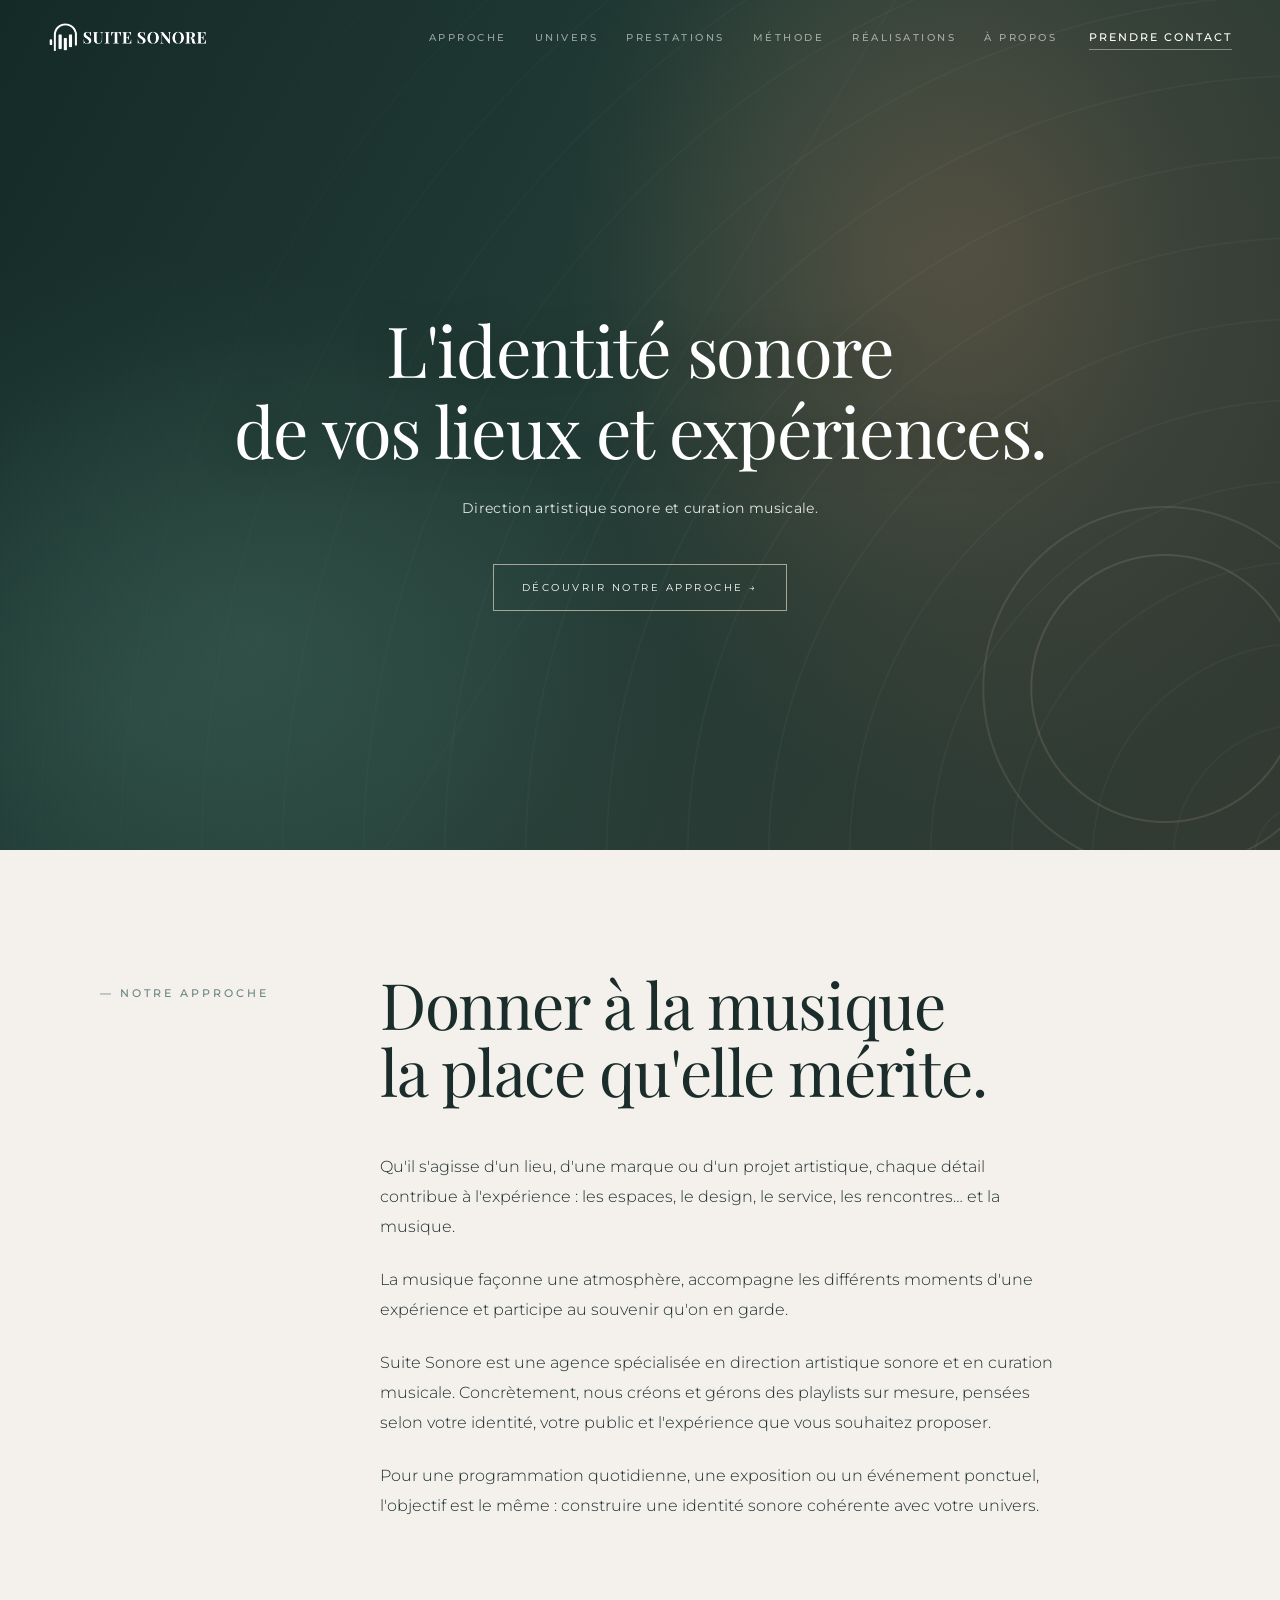
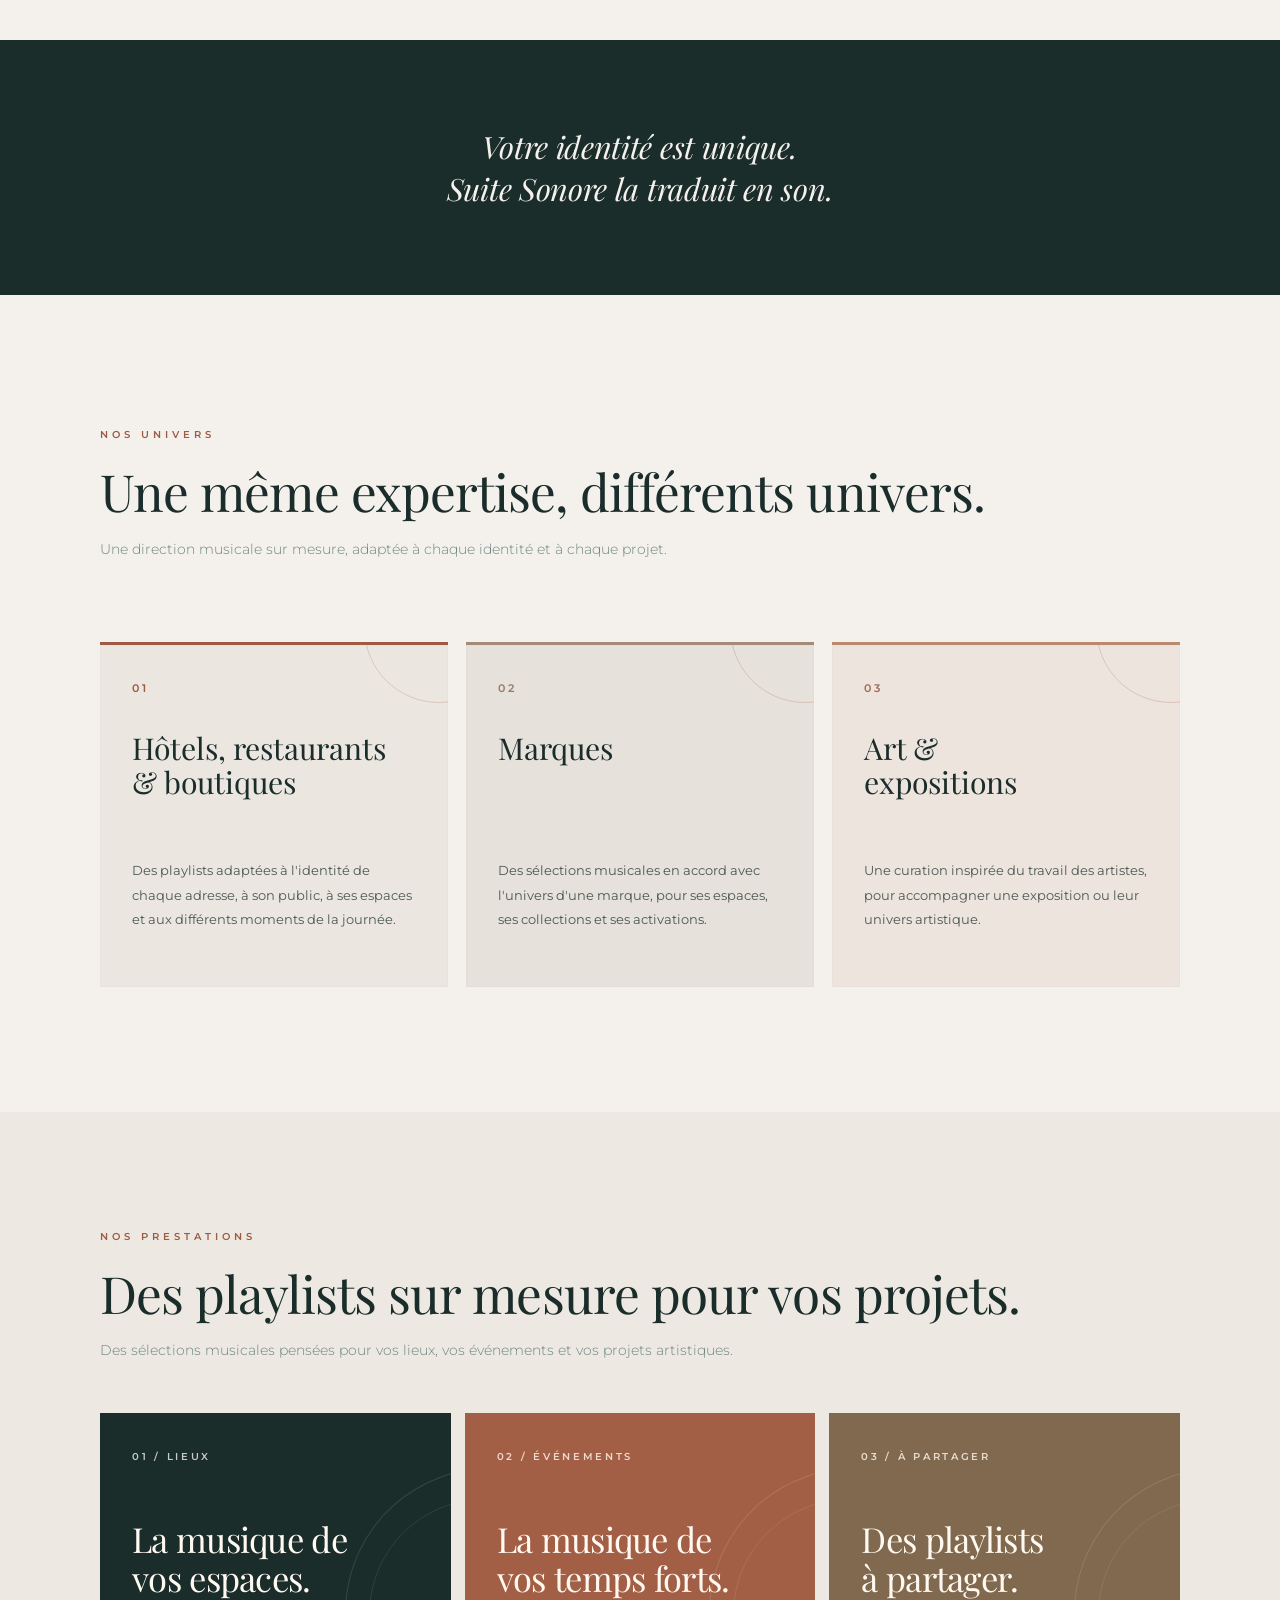
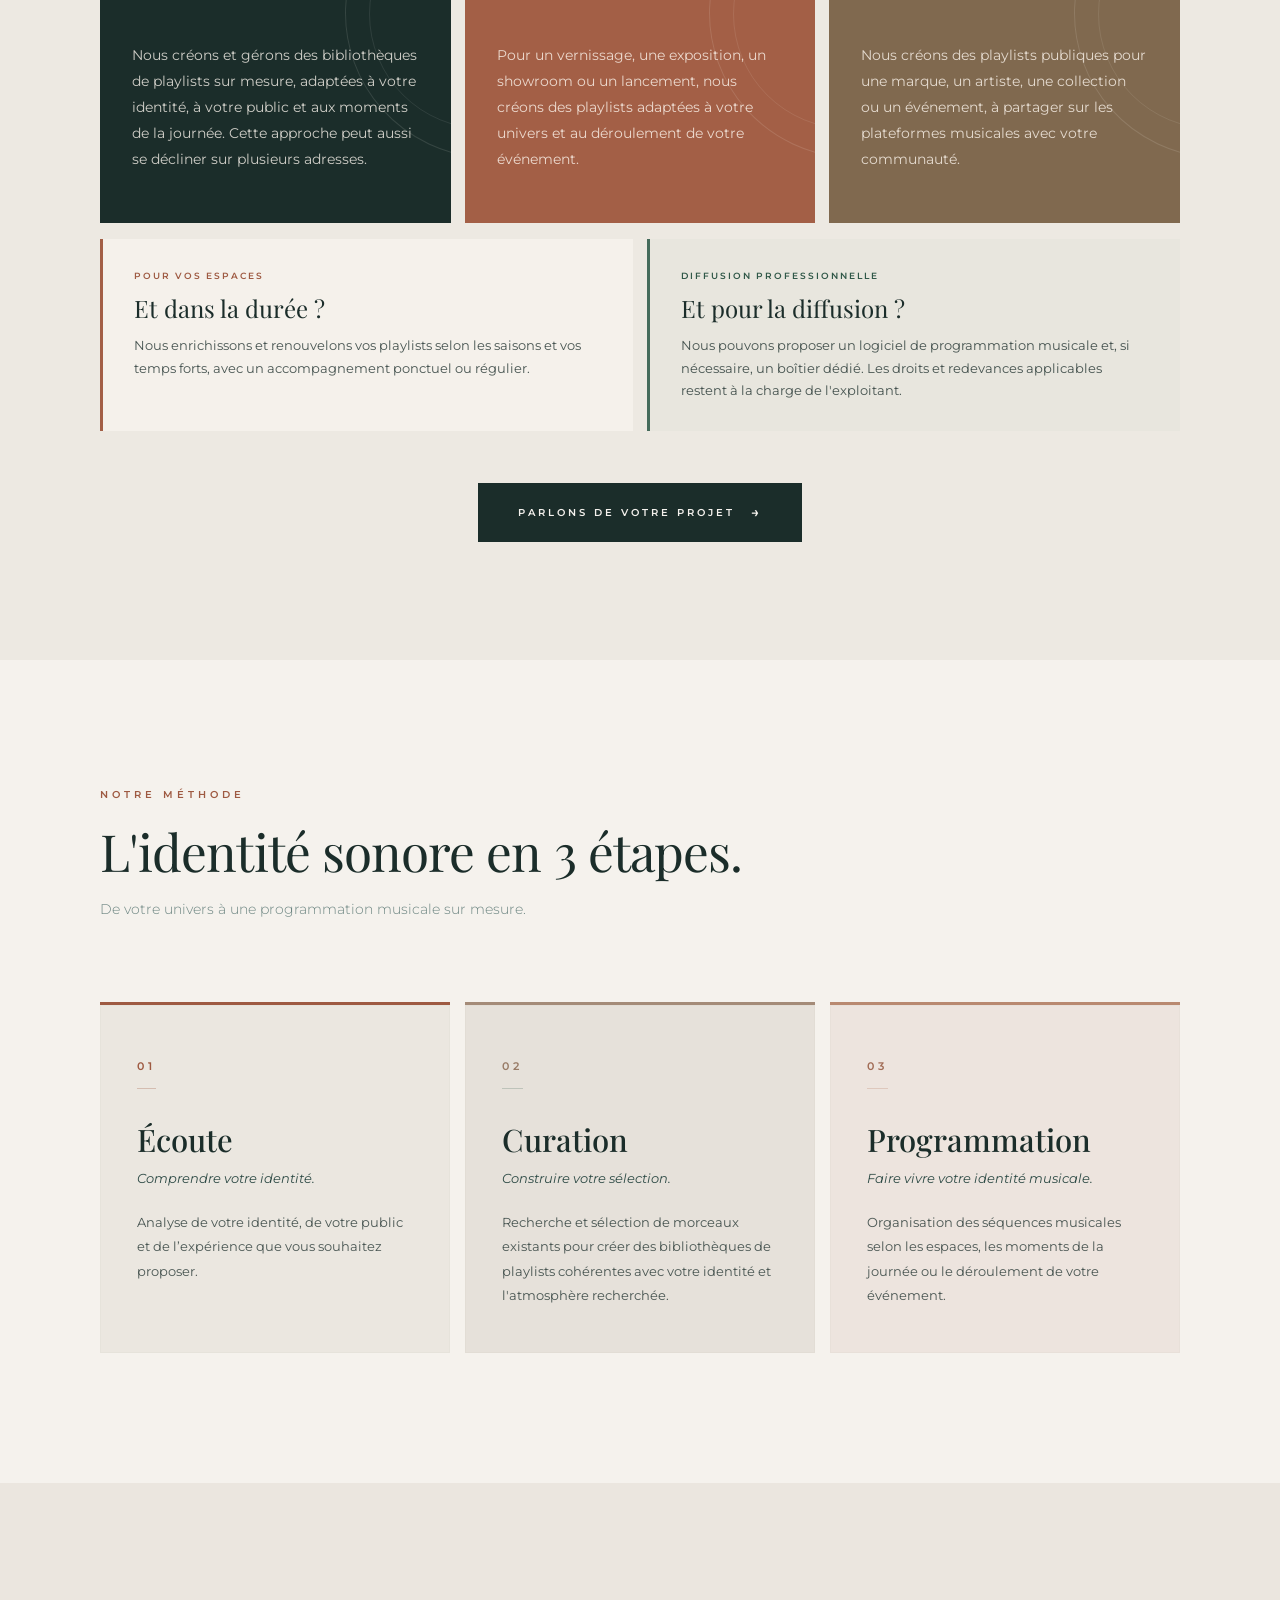
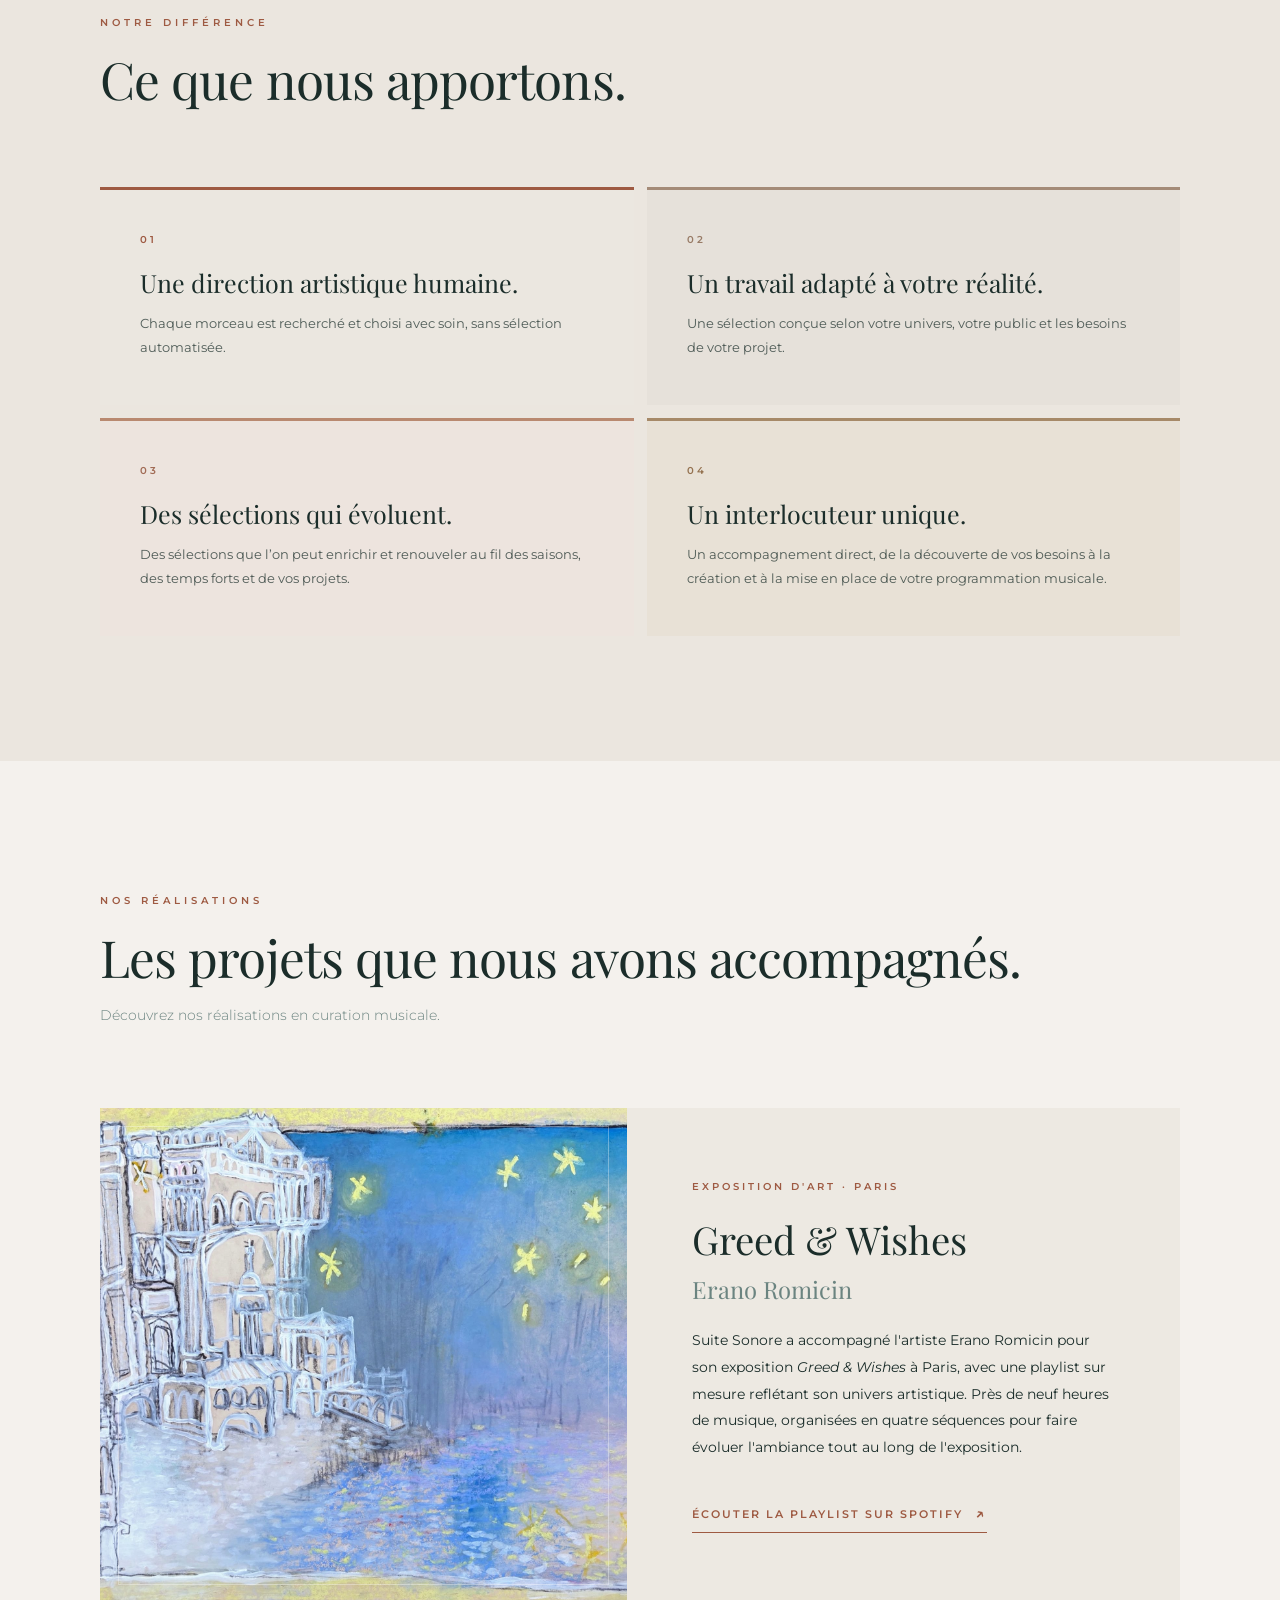
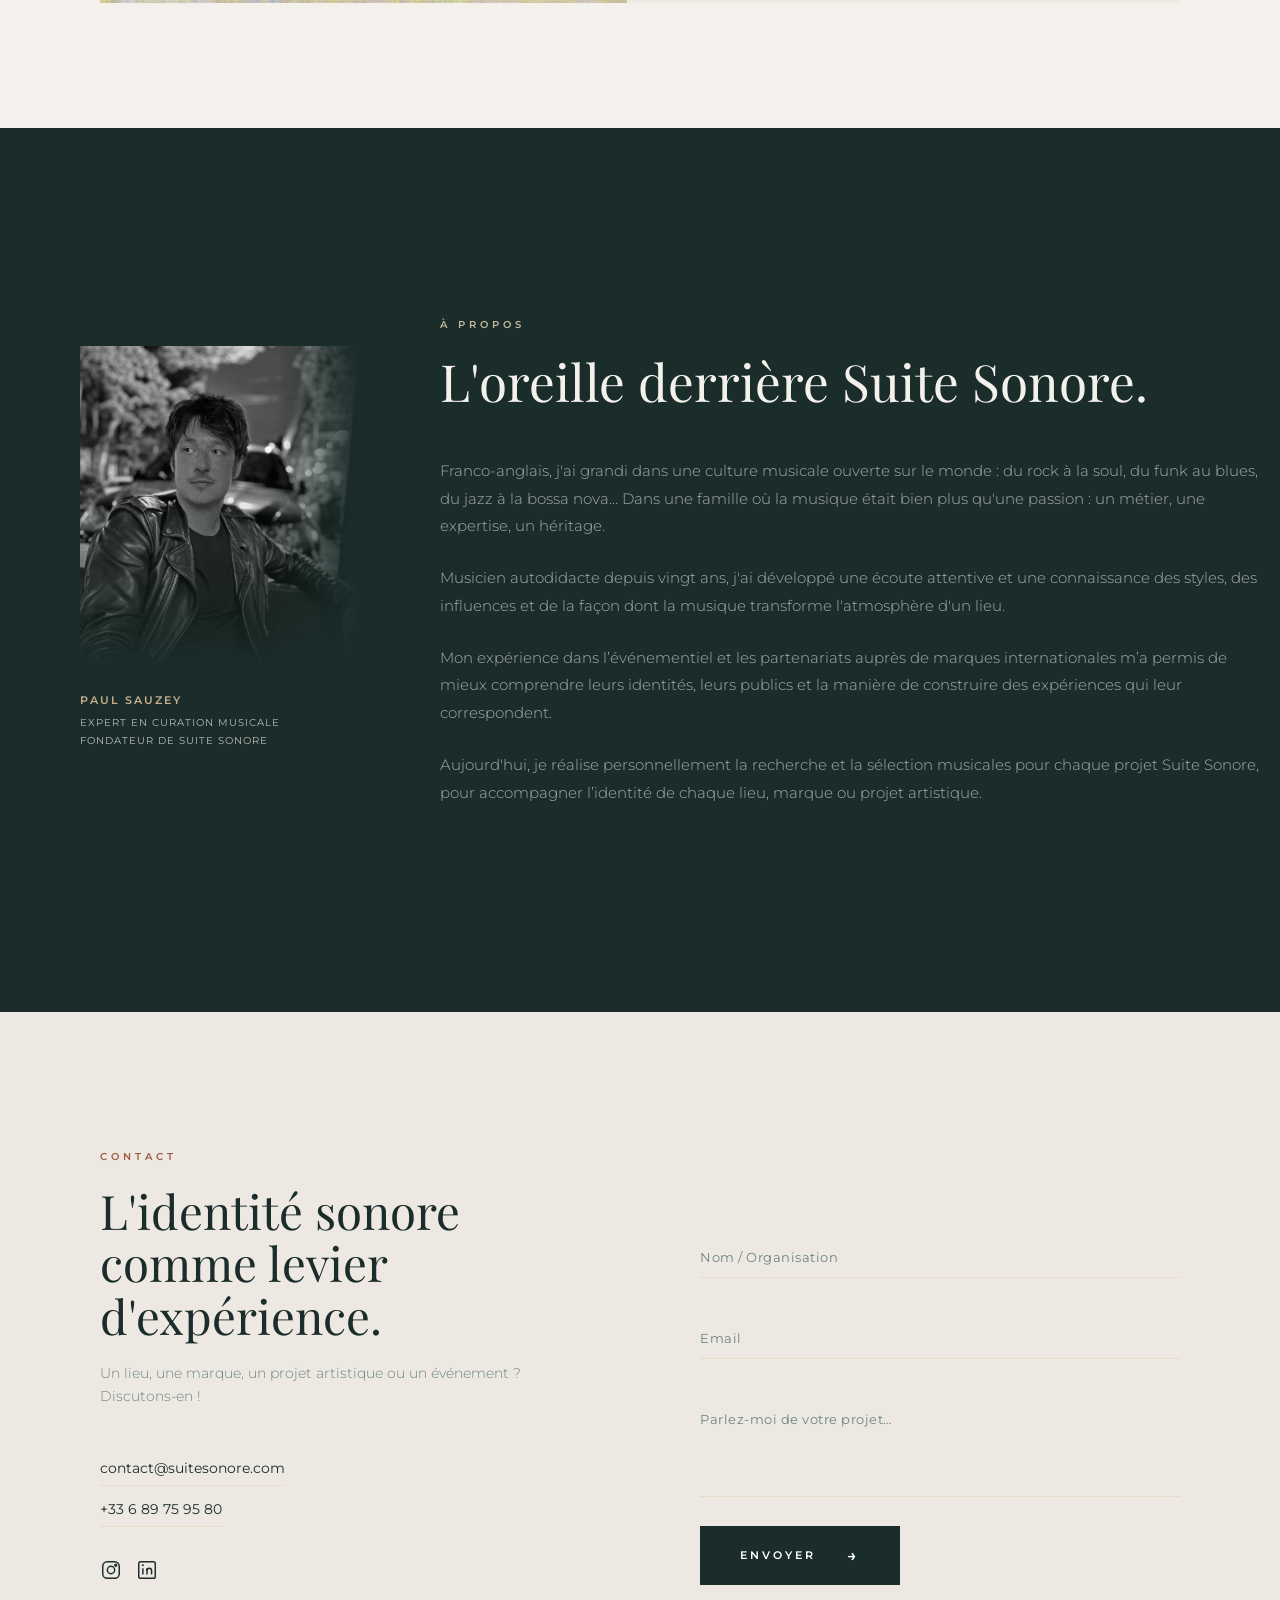
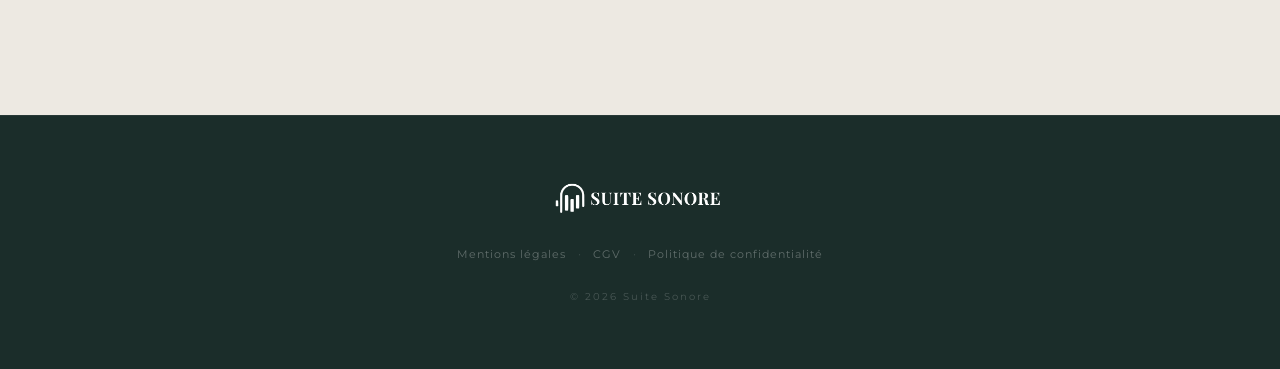
<file: index.html>
<!DOCTYPE html>
<html lang="fr">
<head>
<meta charset="UTF-8">
<meta name="viewport" content="width=device-width, initial-scale=1.0">
<meta name="description" content="Suite Sonore, agence de direction artistique sonore et de curation musicale. Création et gestion de playlists sur mesure pour hôtels, restaurants, boutiques, événements et expositions.">
<title>Suite Sonore — Curation musicale & direction artistique sonore</title>
<link href="https://fonts.googleapis.com/css2?family=Playfair+Display:ital,wght@0,400;0,500;0,600;1,400;1,500&family=Montserrat:wght@300;400;500;600&display=swap" rel="stylesheet">
<style>
:root {
  --cream:#F4F1ED; --cream-dark:#EDE9E2; --green:#1B2D2A; --green-mid:#2D4A45;
  --sand:#E8DCC8; --sand-dark:#C8B89A; --terracotta:#9E5A42; --white:#FFFFFF;
  --text-muted:#6B8480; --font-display:'Playfair Display',Georgia,serif;
  --font-body:'Montserrat',sans-serif; --spacing-xl:120px; --spacing-xxl:180px;
  --ease-smooth:cubic-bezier(.25,.46,.45,.94); --ease-out:cubic-bezier(.16,1,.3,1);
  --transition:.4s var(--ease-smooth);
}
*,*::before,*::after{box-sizing:border-box;margin:0;padding:0;}
html{scroll-behavior:smooth;}
body{font-family:var(--font-body);background:var(--cream);color:var(--green);font-size:15px;line-height:1.7;overflow-x:hidden;-webkit-font-smoothing:antialiased;}
h1,h2,h3,h4{font-family:var(--font-display);font-weight:400;}
a{color:inherit;text-decoration:none;}
img{display:block;width:100%;height:100%;object-fit:cover;}
.container{max-width:1160px;margin:0 auto;padding:0 40px;}
.section-tag{display:inline-block;font-family:var(--font-body);font-size:10px;font-weight:600;letter-spacing:4px;text-transform:uppercase;color:var(--terracotta);margin-bottom:20px;}
.section-header{margin-bottom:80px;}
.section-title{font-size:clamp(32px,4vw,52px);font-weight:400;line-height:1.1;color:var(--green);margin-bottom:16px;}
.reveal-section{opacity:0;transform:translateY(40px);transition:opacity .9s var(--ease-out),transform .9s var(--ease-out);}
.reveal-section.revealed{opacity:1;transform:translateY(0);}

/* ── NAV ── */
.nav{position:fixed;top:0;left:0;right:0;z-index:100;overflow:visible;transition:background var(--transition),box-shadow var(--transition);}
.nav-scrolled{background:rgba(244,241,237,.95);backdrop-filter:blur(20px);box-shadow:0 1px 0 var(--sand);}
@media(min-width:769px){
  .nav{display:flex;flex-direction:column;}
  .nav-top-row{display:flex;align-items:center;padding:20px 48px 10px;gap:32px;}
  .nav-scrolled .nav-top-row{padding:13px 48px 8px;}
  .nav-logo{margin-right:auto;}
  .nav-section-links{display:flex;align-items:center;gap:28px;}
  .nav-section-links a{font-size:10px;font-weight:500;letter-spacing:2.5px;text-transform:uppercase;color:rgba(255,255,255,.55);border-bottom:1px solid transparent;padding-bottom:2px;transition:color var(--transition),border-color var(--transition);}
  .nav-section-links a:hover{color:rgba(255,255,255,.9);border-color:rgba(255,255,255,.3);}
  .nav-scrolled .nav-section-links a{color:var(--text-muted);}
  .nav-scrolled .nav-section-links a:hover{color:var(--green);border-color:var(--sand-dark);}
  .nav-mode-row{display:flex;justify-content:center;padding-bottom:12px;}
  .nav-scrolled .nav-mode-row{padding-bottom:8px;}
}
.nav-logo{display:flex;align-items:center;}
.nav-logo img{height:38px!important;width:auto!important;display:none;overflow:visible;}
.nav-logo .logo-light{display:block;}
.nav-scrolled .nav-logo .logo-light{display:none!important;}
.nav-scrolled .nav-logo .logo-dark{display:block!important;}
.nav-mode{display:flex;align-items:center;gap:8px;background:rgba(255,255,255,.12);border:1px solid rgba(255,255,255,.2);border-radius:100px;padding:8px 16px;transition:background var(--transition),border-color var(--transition);}
.nav-scrolled .nav-mode{background:var(--cream-dark);border-color:var(--sand);}
.mode-btn{background:none;border:none;font-family:var(--font-body);font-size:11px;font-weight:500;letter-spacing:2px;text-transform:uppercase;cursor:pointer;color:rgba(255,255,255,.6);padding:4px 12px;border-radius:100px;transition:all .3s;}
.nav-scrolled .mode-btn{color:var(--text-muted);}
.mode-btn.active{background:var(--green);color:var(--white)!important;}
.mode-sep{color:rgba(255,255,255,.3);font-size:12px;}
.nav-scrolled .mode-sep{color:var(--sand-dark);}
.nav-cta{font-size:11px;font-weight:500;letter-spacing:2px;text-transform:uppercase;color:var(--white);border-bottom:1px solid rgba(255,255,255,.4);padding-bottom:2px;transition:all var(--transition);}
.nav-scrolled .nav-cta{color:var(--green);border-color:var(--sand-dark);}
.nav-cta:hover{border-color:var(--terracotta);color:var(--terracotta);}

/* ── HERO ── */
.hero{height:100vh;min-height:700px;position:relative;display:flex;align-items:center;justify-content:center;overflow:hidden;}
.hero-bg{position:absolute;inset:0;display:flex;}
.hero-half{flex:1;position:relative;overflow:hidden;transition:flex .8s var(--ease-smooth);cursor:pointer;}
.hero-img{position:absolute;inset:0;transition:transform .8s var(--ease-smooth),filter .8s ease;filter:brightness(.45) saturate(.8);}
.hero-half:hover .hero-img{transform:scale(1.08)!important;filter:brightness(.55) saturate(.9)!important;}
.hero-half-overlay{position:absolute;inset:0;background:linear-gradient(to top,rgba(27,45,42,.7) 0%,transparent 60%);z-index:1;}
.hero-zone-btn{position:absolute;bottom:52px;left:48px;z-index:2;background:none;border:none;cursor:pointer;text-align:left;color:var(--white);display:flex;flex-direction:column;gap:4px;padding:0;}
.zone-label{font-family:var(--font-display);font-size:clamp(22px,2.5vw,32px);font-style:italic;line-height:1.1;}
.zone-sub{font-size:10px;letter-spacing:3px;text-transform:uppercase;color:var(--sand);font-weight:400;opacity:.8;}
.zone-arrow{font-size:18px;opacity:0;transform:translateX(-8px);transition:opacity .3s,transform .3s;margin-top:8px;}
.hero-half:hover .zone-arrow{opacity:1!important;transform:translateX(0)!important;}
.hero-center{position:relative;z-index:5;text-align:center;pointer-events:none;display:flex;flex-direction:column;align-items:center;gap:24px;}
.hero-line-top,.hero-line-bottom{width:1px;height:48px;background:rgba(255,255,255,.3);}
.hero-title{font-family:var(--font-display);font-size:clamp(32px,4.5vw,62px);font-weight:400;line-height:1.15;color:var(--white);text-align:center;max-width:640px;letter-spacing:-.02em;text-shadow:0 2px 40px rgba(0,0,0,.3);}
.hero-bg::after{content:'';position:absolute;top:0;bottom:0;left:50%;width:1px;background:rgba(255,255,255,.15);z-index:3;transform:translateX(-50%);}

/* ── INTRO ── */
.intro{padding:var(--spacing-xxl) 0;background:var(--cream);}
.intro-inner{max-width:1160px;margin:0 auto;padding:0 40px;display:grid;grid-template-columns:200px 1fr;gap:80px;align-items:start;}
.intro-label{font-size:11px;letter-spacing:3px;text-transform:uppercase;color:var(--text-muted);font-weight:500;padding-top:14px;position:sticky;top:120px;}
.intro-headline{font-family:var(--font-display);font-size:clamp(40px,5vw,72px);font-weight:400;line-height:1.05;letter-spacing:-.02em;color:var(--green);margin-bottom:48px;}
.intro-body{max-width:680px;}
.intro-body p{font-size:16px;line-height:1.85;color:var(--green);font-weight:300;margin-bottom:24px;}
.intro-body p:last-child{margin-bottom:0;}
.intro-emphasis{font-style:italic;color:var(--green)!important;font-size:17px!important;font-weight:400!important;border-left:2px solid var(--terracotta);padding-left:24px;margin-top:40px!important;}

/* ── PULL QUOTE ── */
.pull-quote-wrap{background:var(--green);padding:80px clamp(40px,12vw,200px);text-align:center;}
.pull-quote{font-family:var(--font-display);font-size:clamp(20px,2.4vw,34px);font-weight:400;font-style:italic;color:var(--cream);max-width:680px;margin:0 auto;line-height:1.35;letter-spacing:-.01em;}
.pull-quote::before{content:'«\00a0';color:var(--terracotta);}
.pull-quote::after{content:'\00a0»';color:var(--terracotta);}

/* ── ARCHITECTURE ── */
.architecture{padding:var(--spacing-xxl) 0;background:var(--cream-dark);}
.timeline{display:grid;grid-template-columns:repeat(3,1fr);gap:2px;}
.step{background:var(--cream);padding:52px 44px;position:relative;transition:background var(--transition);}
.step::before{content:'';position:absolute;top:0;left:0;right:0;height:2px;background:var(--sand);transition:background var(--transition);}
.step:hover::before{background:var(--terracotta);}
.step:hover{background:var(--white);}
.step-num{font-size:13px;font-weight:600;color:var(--terracotta);letter-spacing:4px;margin-bottom:20px;}
.step-name{font-family:var(--font-display);font-size:28px;font-weight:500;color:var(--green);margin-bottom:12px;line-height:1.1;}
.step-subtitle{font-style:italic;font-size:12px;font-weight:400;color:var(--text-muted);margin-bottom:16px;line-height:1.5;}
.step-desc{font-size:13px;line-height:1.8;color:var(--green);font-weight:300;}

/* ══════════════════════════════════════════════════════════
   NOS OFFRES — RYTHME MAGAZINE : Pleine largeur › 3 col › Pleine largeur
   ══════════════════════════════════════════════════════════ */

.offres{padding:var(--spacing-xxl) 0 0;background:var(--cream);}
.offres .section-header{margin-bottom:0;padding-bottom:64px;}
.offre-intro-para{font-size:15px;font-weight:300;color:var(--text-muted);line-height:1.85;max-width:680px;margin-top:8px;}
.offre-intro-para p{margin-bottom:0;}

/* ═══════════════════════════════════════════════════════════
   NOS OFFRES — DIRECTION VISUELLE ÉDITORIALE
   Couleur + typographie remplacent les lignes de séparation
   ═══════════════════════════════════════════════════════════ */

.offre-editorial{display:flex;flex-direction:column;}

/* Grille 2 colonnes flush — AUCUNE bordure interne */
.offre-row{
  display:grid;
  grid-template-columns:2fr 3fr;
  gap:0;
  position:relative;
}

/* Séparateurs terracotta discrets entre chaque bloc éditorial */
.offre-editorial .offre-row--secondary + .offre-row--secondary,
.offre-editorial .offre-row--flagship + .offre-row--secondary{
  border-top:1px solid rgba(158,90,66,.35);
}
.offre-editorial--b2c .offre-row--secondary + .offre-row--secondary{
  border-top:1px solid rgba(158,90,66,.35);
}

/* ─── FLAGSHIP : fond vert profond, signature visuelle immédiate ─── */
.offre-row--flagship{background:var(--green);}
.offre-row--flagship .offre-row-left{
  padding:88px 52px 88px 80px;
  display:flex;flex-direction:column;justify-content:flex-start;
}
.offre-row--flagship .offre-row-right{
  padding:88px 80px 88px 52px;
  border-left:1px solid rgba(255,255,255,.08);
  display:flex;flex-direction:column;justify-content:center;
}
.offre-flagship-title{
  font-family:var(--font-display);
  font-size:clamp(28px,3.2vw,48px);
  font-weight:400;color:var(--cream);
  line-height:1.05;margin-bottom:18px;letter-spacing:-.02em;
}
.offre-flagship-sub{
  font-family:var(--font-body);font-style:normal;
  font-size:14px;font-weight:400;letter-spacing:.3px;
  color:rgba(244,241,237,.82);line-height:1.6;
}
.offre-flagship-body{
  font-size:14.5px;line-height:1.9;
  color:rgba(244,241,237,.82);font-weight:400;
  margin-bottom:32px;
}
.offre-row--flagship .offre-key-points{
  border-top:1px solid rgba(255,255,255,.1);
  padding-top:24px;gap:14px;
}
.offre-row--flagship .offre-kp{
  font-size:13px;line-height:1.75;
  color:rgba(244,241,237,.88);font-weight:400;
}
.offre-row--flagship .offre-kp-label{
  color:var(--terracotta);
  font-size:9px;font-weight:600;letter-spacing:1.5px;text-transform:uppercase;
}

/* ─── EYEBROW (offre 2) ─── */
.offre-eyebrow{
  font-family:var(--font-body);font-size:8.5px;font-weight:600;
  letter-spacing:4px;text-transform:uppercase;color:var(--terracotta);
  display:block;margin-bottom:14px;
}

/* ─── OFFRES SECONDAIRES : fond alternant, hover barre terracotta ─── */
.offre-row--secondary{
  transition:background .3s ease;
}
/* Alternance fond — séparation sans ligne */
.offre-row--secondary:nth-of-type(2){background:var(--cream-dark);}
.offre-row--secondary:nth-of-type(3){background:var(--cream);}
.offre-row--secondary:nth-of-type(4){background:var(--cream-dark);}

/* Barre terracotta gauche au hover — cohérence avec section architecture */
.offre-row--secondary::before{
  content:'';position:absolute;
  top:0;left:0;bottom:0;width:3px;
  background:transparent;
  transition:background .3s ease;
  z-index:1;
}
.offre-row--secondary:hover::before{background:var(--terracotta);}
.offre-row--secondary:hover{background:var(--white) !important;}
.offre-row--secondary:hover .offre-secondary-title{color:var(--terracotta);}

/* Colonnes secondaires */
.offre-row--secondary .offre-row-left{
  padding:56px 40px 56px 80px;
  display:flex;flex-direction:column;justify-content:flex-start;
}
.offre-row--secondary .offre-row-right{
  padding:56px 80px 56px 52px;
}

/* Titre secondaire — nettement plus grand que le corps */
.offre-secondary-title{
  font-family:var(--font-display);
  font-size:clamp(20px,2.1vw,28px);
  font-weight:400;color:var(--green);
  line-height:1.2;margin-bottom:10px;
  transition:color .3s ease;
}
.offre-secondary-sub{
  font-family:var(--font-body);font-style:normal;
  font-size:12px;font-weight:400;
  color:rgba(27,45,42,.72);line-height:1.6;
}

/* Corps secondaire */
.offre-secondary-body{
  font-size:13.5px;line-height:1.85;
  color:rgba(27,45,42,.92);font-weight:400;
  margin-bottom:20px;
}

/* Key points — communs aux deux types */
.offre-key-points{
  display:flex;flex-direction:column;gap:11px;
  padding-top:20px;
  border-top:1px solid var(--sand);
}
.offre-kp{
  font-size:12.5px;line-height:1.7;
  color:rgba(27,45,42,.88);font-weight:400;
}
.offre-kp-label{
  font-family:var(--font-body);
  font-size:9.5px;font-weight:600;letter-spacing:1px;
  text-transform:uppercase;color:var(--green);
}

/* ─── NOTRE DÉMARCHE ─── */
.offre-eng-section{
  background:var(--cream);
  padding:72px 80px;
  border-top:1px solid var(--sand);
  border-bottom:1px solid var(--sand);
  margin-top:72px;
}
.offre-eng-main-title{
  font-family:var(--font-display);
  font-size:clamp(28px,3vw,42px);font-weight:400;
  color:var(--green);line-height:1.1;margin-bottom:24px;
}
.offre-eng-line{height:1px;background:var(--sand);margin-bottom:52px;}
.offre-eng-cols{display:grid;grid-template-columns:repeat(3,1fr);gap:0;}
.eng-item{padding:0 48px;border-left:1px solid var(--sand);}
.eng-item:first-child{padding-left:0;border-left:none;}
.eng-roman{font-family:var(--font-display);font-style:italic;font-size:12px;color:var(--terracotta);display:block;margin-bottom:14px;}
.eng-item-title{font-family:var(--font-display);font-size:17px;font-weight:400;color:var(--green);line-height:1.2;margin-bottom:12px;}
.eng-item-body{font-size:12px;line-height:1.85;color:var(--text-muted);font-weight:300;}

/* ─── CTA FINAL ─── */
.offre-cta-wrap{background:var(--cream-dark);padding:80px;display:flex;flex-direction:column;align-items:center;text-align:center;gap:14px;}
.offre-cta-eyebrow{font-size:10px;font-weight:600;letter-spacing:4px;text-transform:uppercase;color:var(--terracotta);}
.offre-cta-title{font-family:var(--font-display);font-size:clamp(26px,3.2vw,42px);font-weight:400;color:var(--green);line-height:1.1;max-width:520px;}
.offre-cta-body{font-size:14px;font-weight:300;color:var(--text-muted);line-height:1.8;max-width:580px;margin-top:4px;}
.offre-cta-btn{display:inline-flex;align-items:center;gap:16px;background:var(--green);color:var(--cream);font-size:10px;font-weight:600;letter-spacing:3px;text-transform:uppercase;padding:18px 40px;border:none;cursor:pointer;margin-top:16px;transition:background var(--transition),transform var(--transition);}
.offre-cta-btn:hover{background:var(--green-mid);transform:translateY(-2px);}
.offre-cta-btn-arrow{font-size:14px;transition:transform .3s;}
.offre-cta-btn:hover .offre-cta-btn-arrow{transform:translateX(4px);}

/* ══════════════════════════════════════════
   B2C — TIMELINE CHRONOLOGIQUE
   ══════════════════════════════════════════ */

/* Lède éditorial dans le wrapper timeline */
.b2c-lede{padding:0 0 0;}
.b2c-lede-line{height:1px;background:var(--sand);}
.b2c-lede-text{
  font-family:var(--font-display);
  font-size:clamp(15px,1.5vw,17px);
  font-weight:400;color:rgba(27,45,42,.8);
  line-height:1.55;text-align:center;
  max-width:640px;margin:20px auto;
  font-style:normal;
}

/* Dot + micro-indicateur période */
.b2c-timeline-seq::before{display:none !important;} /* remplacé par .b2c-dot-row */
.b2c-dot-row{
  display:flex;align-items:center;gap:8px;
  margin-bottom:16px;margin-top:-4px;
}
.b2c-dot{
  width:8px;height:8px;flex-shrink:0;
  border-radius:50%;background:var(--terracotta);
}
.b2c-seq-period{
  font-family:var(--font-body);
  font-size:8px;font-weight:600;
  letter-spacing:3px;text-transform:uppercase;
  color:var(--text-muted);
}
/* Masqué sur desktop uniquement : le bandeau supérieur suffit. Mobile (≤768px) reste inchangé. */
@media(min-width:769px){
  .b2c-seq-period{display:none;}
}

/* ancien intro-block — inutilisé */
.b2c-intro-block{display:none;}
.b2c-intro-phrase{display:none;}

/* Wrapper timeline — pleine largeur avec padding latéral */
/* Fade droit = affordance scroll visuelle */
.b2c-timeline-wrap{
  background:var(--cream);
  padding:0 40px 72px;
}

/* En-têtes de journées (desktop) */
.b2c-timeline-header{
  display:grid;
  grid-template-columns:repeat(7,1fr);
}
.b2c-day-label{
  display:flex;align-items:center;justify-content:center;
  height:44px;
  font-size:8.5px;font-weight:600;
  letter-spacing:3px;text-transform:uppercase;
  color:var(--terracotta);
}
/* Veille et Lendemain : ton crème léger, trait fin sable */
.b2c-day-label--veille{background:var(--cream);border-bottom:1px solid var(--sand-dark);}
.b2c-day-label--lendemain{background:var(--cream);border-bottom:1px solid var(--sand-dark);}
/* Le Jour J : ton crème plus accentué, trait terracotta plus appuyé — même grammaire que l'offre Flagship B2B */
.b2c-day-label--jour{background:var(--sand);border-bottom:2px solid var(--terracotta);color:var(--green);}

/* Grille de 7 séquences */
.b2c-timeline{
  display:grid;
  grid-template-columns:repeat(7,1fr);
  position:relative;
  padding-top:40px;
}

/* Fil terracotta horizontal */
.b2c-timeline::before{
  content:'';position:absolute;
  top:40px;left:0;right:0;
  height:1px;background:rgba(158,90,66,.3);
}

/* Séparateurs entre les jours */
.b2c-timeline-seq:nth-child(2){
  border-left:1px solid rgba(232,220,200,.8);
  padding-left:20px;
}
.b2c-timeline-seq:nth-child(7){
  border-left:1px solid rgba(232,220,200,.8);
  padding-left:20px;
}

/* Chaque séquence */
.b2c-timeline-seq{
  padding:0 16px 0 4px;
}

/* Dot terracotta */
.b2c-timeline-seq::before{
  content:'';display:block;
  width:8px;height:8px;border-radius:50%;
  background:var(--terracotta);
  margin-bottom:20px;margin-top:-4px;
}

/* Nom de séquence */
.b2c-seq-name{
  font-family:var(--font-display);
  font-size:clamp(13px,1.1vw,16px);
  font-weight:400;color:var(--green);
  line-height:1.2;margin-bottom:10px;
}

/* Phrase émotionnelle */
.b2c-seq-phrase{
  font-size:11.5px;color:rgba(27,45,42,.65);
  font-weight:300;line-height:1.65;
  font-style:italic;
}

/* Label de jour inline (mobile uniquement) */
.b2c-seq-day-label{display:none;}
.b2c-swipe-hint{display:none;}

/* Note d'approche */
.b2c-approach-note{
  padding:64px 40px;
  background:var(--cream);
  border-top:1px solid var(--sand);
  text-align:center;
}
.b2c-approach-note p{
  font-size:15px;font-weight:400;
  color:rgba(27,45,42,.78);line-height:1.85;
  max-width:740px;
  margin:0 auto;
}

/* ── CTA B2C ── */

/* ── B2C CTA ── */
/* (ancienne déclaration préservée) */
/* ── B2C ÉDITORIAL — SÉQUENCES ── */

/* Chaleur visuelle B2C : titres en italique Playfair, accents terracotta */
.offre-editorial--b2c .offre-secondary-title{
  font-style:italic;
  font-size:clamp(21px,2.2vw,29px);
  color:var(--green);
}
.offre-editorial--b2c .offre-secondary-sub{
  color:rgba(27,45,42,.6);
}
/* Eyebrow "du vendredi au dimanche" */
.offre-b2c-eyebrow{
  font-family:var(--font-body);font-size:9px;font-weight:600;
  letter-spacing:4px;text-transform:uppercase;
  color:var(--terracotta);display:block;
  margin-bottom:20px;
}
/* CTA phrase en terracotta */
.offre-b2c-cta-phrase{
  font-family:var(--font-display);
  font-size:clamp(26px,3.2vw,42px);font-weight:400;
  color:var(--green);line-height:1.1;
  max-width:520px;margin:0 auto 32px;
  font-style:normal;
}
/* ── Les créations exclusives : écrin vert forêt ── */
.offre-creations{
  background:var(--green) !important;
}
.offre-creations-title{
  color:var(--cream);
}
.offre-creations-sub{
  color:rgba(244,241,237,.65) !important;
}
.offre-creations-line{
  background:rgba(255,255,255,.12) !important;
}
/* Cartes : écrin cream posé sur le fond vert */
.creation-card{
  background:var(--cream) !important;
}
.creation-card:hover{
  background:var(--white) !important;
}
.creation-card h4{
  color:var(--green) !important;
}
.creation-card p{
  color:var(--text-muted) !important;
}
/* Cartes avec bordure propre : pas besoin de fond de grille visible */
.offre-creations-grid{
  background:transparent !important;
  gap:20px !important;
}



.offre-editorial--b2c .offre-row--secondary:nth-of-type(odd){background:var(--cream-dark);}
.offre-editorial--b2c .offre-row--secondary:nth-of-type(even){background:var(--cream);}

/* CTA intermédiaire */
.offre-b2c-cta{
  text-align:center;padding:80px 80px 96px;background:var(--cream);
}

.offre-b2c-adapt-note{
  font-size:13.5px;font-weight:400;color:rgba(27,45,42,.78);
  line-height:1.8;max-width:560px;margin:0 auto 44px;
  text-align:center;
}
.offre-b2c-cta-btn{
  display:inline-flex;align-items:center;gap:12px;
  font-size:10px;font-weight:600;letter-spacing:3px;
  text-transform:uppercase;color:var(--green);
  border:1px solid var(--green);padding:16px 36px;
  transition:all var(--transition);cursor:pointer;
}
.offre-b2c-cta-btn:hover{background:var(--green);color:var(--cream);}
.offre-b2c-cta-btn:hover{color:var(--terracotta);border-color:var(--terracotta);}

/* Créations exclusives */
.offre-creations{
  padding:72px 80px;
  background:var(--cream-dark);
  border-top:1px solid var(--sand);
  margin-top:72px;
}
.offre-creations-header{margin-bottom:48px;}
.offre-creations-title{
  font-family:var(--font-display);
  font-size:clamp(24px,2.8vw,38px);font-weight:400;
  line-height:1.1;margin-bottom:22px;
}
.offre-creations-sub{
  font-size:13px;color:var(--text-muted);
  font-weight:300;line-height:1.6;
}
.offre-creations-line{height:1px;background:var(--sand);margin-top:24px;}
.offre-creations-grid{
  display:grid;grid-template-columns:repeat(3,1fr);
  gap:2px;background:var(--sand);margin-top:0;
}
.creation-card{
  background:var(--cream);padding:44px;
  position:relative;
  border:1px solid var(--sand);
  transition:background var(--transition),border-color var(--transition);
}
.creation-card::before{
  content:'';position:absolute;top:-1px;left:-1px;right:-1px;
  height:3px;background:var(--terracotta);
}
.creation-card:hover{background:var(--white);border-color:var(--terracotta);}
.creation-card h4{
  font-family:var(--font-display);
  font-size:19px;font-weight:400;color:var(--green);
  margin-bottom:12px;line-height:1.2;
}
.creation-card p{
  font-size:13px;line-height:1.8;
  color:var(--text-muted);font-weight:300;
}

/* ── B2C ── */
.offre-bloc-header{margin-bottom:48px;}
.offre-bloc-header h3{font-family:var(--font-display);font-size:32px;font-weight:400;color:var(--green);margin-bottom:12px;}
.offre-bloc-sub{font-size:15px;color:var(--green);font-weight:300;max-width:580px;line-height:1.65;opacity:.75;}
.cards-cta{margin-top:48px;display:inline;color:var(--terracotta);font-size:11px;font-weight:500;cursor:pointer;transition:color var(--transition);}
.cards-cta::after{content:' →';font-size:12px;display:inline;transition:letter-spacing var(--transition);}
.cards-cta:hover::after{letter-spacing:3px;}
.cards{display:grid;grid-template-columns:repeat(3,1fr);gap:2px;}
.card{background:var(--cream-dark);padding:44px 36px;position:relative;transition:background var(--transition),transform var(--transition),box-shadow var(--transition);display:flex;flex-direction:column;}
.card:hover{background:var(--white);transform:translateY(-4px);box-shadow:0 20px 60px rgba(27,45,42,.08);z-index:1;}
.card-num{font-size:10px;font-weight:600;color:var(--terracotta);margin-bottom:14px;letter-spacing:4px;text-transform:uppercase;}
.card h4{font-family:var(--font-display);font-size:22px;font-weight:400;color:var(--green);margin-bottom:16px;line-height:1.2;}
.card ul{list-style:none;padding:0;flex:1;}
.card ul li{font-size:13px;font-weight:300;color:var(--green);padding:9px 0;border-bottom:1px solid rgba(232,220,200,.5);display:flex;align-items:flex-start;gap:10px;line-height:1.5;}
.card ul li::before{content:'—';color:var(--sand-dark);flex-shrink:0;font-size:11px;margin-top:2px;}
.offre-options{margin-top:80px;padding-top:64px;border-top:1px solid var(--sand);}
.offre-options h3{font-family:var(--font-display);font-size:28px;font-weight:400;color:var(--green);margin-bottom:12px;}
.offre-options-sub{font-size:14px;font-weight:300;color:var(--text-muted);margin-bottom:40px;max-width:600px;line-height:1.65;}
.options-grid{display:grid;grid-template-columns:repeat(2,1fr);gap:0 60px;}
.option-item{padding:20px 0;border-bottom:1px solid var(--sand);}
.option-name{font-size:14px;font-weight:500;color:var(--green);margin-bottom:4px;}
.option-desc{font-size:12px;font-weight:300;color:var(--text-muted);line-height:1.55;}
.options-note{margin-top:36px;font-size:13px;font-style:italic;color:var(--text-muted);display:flex;align-items:center;gap:12px;}
.options-note::before{content:'';display:block;flex-shrink:0;width:32px;height:1px;background:var(--sand-dark);}

/* ── FONDATEUR ── */
.fondateur{background:var(--green);padding:var(--spacing-xl) 0;}
.fondateur-inner{max-width:1200px;margin:0 auto;padding:72px 40px;display:grid;grid-template-columns:25% 75%;gap:60px;align-items:start;}
.fondateur-left-column{display:flex;flex-direction:column;padding-top:36px;}
.fondateur-photo{width:100%;height:320px;background-image:url('fondateur.jpg');background-size:cover;background-position:center;filter:grayscale(100%);-webkit-mask-image:linear-gradient(to bottom,black 40%,rgba(0,0,0,.7) 70%,transparent 100%),linear-gradient(to right,black 70%,rgba(0,0,0,.3) 90%,transparent 100%);mask-image:linear-gradient(to bottom,black 40%,rgba(0,0,0,.7) 70%,transparent 100%),linear-gradient(to right,black 70%,rgba(0,0,0,.3) 90%,transparent 100%);-webkit-mask-composite:intersect;mask-composite:intersect;}
.fondateur-identity{margin-top:25px;}
.fondateur-name{font-size:11px;font-weight:600;letter-spacing:2px;text-transform:uppercase;color:#c9b08d;}
.fondateur-role{font-size:10px;color:rgba(255,255,255,.4);margin-top:5px;text-transform:uppercase;letter-spacing:1px;}
.fondateur-content{padding-left:20px;}
.fondateur-content .section-tag{color:var(--sand-dark);}
.fondateur-title{font-family:var(--font-display);font-size:clamp(36px,4vw,52px);font-weight:400;color:var(--cream);line-height:1.1;margin-bottom:48px;}
.fondateur-text p{font-size:15px;line-height:1.85;color:rgba(244,241,237,.65);font-weight:300;margin-bottom:24px;}
.fondateur-quote{margin-top:52px;padding:32px 40px;border-left:2px solid var(--terracotta);font-family:var(--font-display);font-style:italic;font-size:16px;line-height:1.6;color:var(--cream);background:rgba(255,255,255,.04);}
.fondateur-quote-attr{display:block;font-style:normal;font-size:10px;letter-spacing:3px;text-transform:uppercase;color:var(--terracotta);margin-top:16px;}

/* ── CONTACT ── */
.contact{padding:var(--spacing-xxl) 0;background:var(--cream-dark);}
.contact-inner{max-width:1160px;margin:0 auto;padding:0 40px;display:grid;grid-template-columns:1fr 1fr;gap:120px;align-items:end;}
.contact-title{font-family:var(--font-display);font-size:clamp(36px,4vw,56px);font-weight:400;color:var(--green);line-height:1.1;margin-bottom:20px;}
.contact-sub{font-size:14px;color:var(--text-muted);font-weight:300;margin-bottom:48px;}
.contact-details{display:flex;flex-direction:column;gap:12px;}
.contact-details a{font-size:14px;font-weight:400;color:var(--green);border-bottom:1px solid var(--sand);padding-bottom:4px;display:inline-block;width:fit-content;transition:border-color var(--transition),color var(--transition);}
.contact-details a:hover{color:var(--terracotta);border-color:var(--terracotta);}
.social-links{display:flex;gap:14px;align-items:center;margin-top:20px;}
.social-icon{display:inline-flex;align-items:center;justify-content:center;width:26px;height:26px;border-bottom:none!important;color:var(--green);transition:color var(--transition);}
.social-icon:hover{color:var(--terracotta);}
.social-icon svg{width:100%;height:100%;display:block;}
.contact-form{display:flex;flex-direction:column;gap:40px;}
.form-field{position:relative;}
.form-field input,.form-field textarea{width:100%;background:transparent;border:none;outline:none;font-family:var(--font-body);font-size:15px;font-weight:300;color:var(--green);padding:20px 0 12px;resize:none;display:block;}
.form-field label{position:absolute;top:20px;left:0;font-size:13px;font-weight:400;color:var(--text-muted);letter-spacing:.5px;transition:all .25s;pointer-events:none;}
.form-field input:focus~label,.form-field input:not(:placeholder-shown)~label,.form-field textarea:focus~label,.form-field textarea:not(:placeholder-shown)~label{top:0;font-size:10px;letter-spacing:3px;text-transform:uppercase;color:var(--terracotta);}
.field-line{height:1px;background:var(--sand);transition:background var(--transition);}
.form-field:focus-within .field-line{background:var(--green);}
.form-btn{background:var(--green);color:var(--white);border:none;font-family:var(--font-body);font-size:11px;font-weight:600;letter-spacing:3px;text-transform:uppercase;padding:20px 40px;cursor:pointer;display:flex;align-items:center;justify-content:space-between;gap:20px;align-self:flex-start;min-width:200px;transition:background var(--transition),transform var(--transition);}
.form-btn:hover{background:var(--green-mid);transform:translateY(-2px);}
.btn-arrow{font-size:16px;transition:transform .3s;}
.form-btn:hover .btn-arrow{transform:translateX(4px);}

/* ── HAMBURGER ── */
.hamburger-btn{display:none;background:none;border:none;cursor:pointer;padding:4px;flex-direction:column;gap:5px;}
.hamburger-btn span{display:block;width:22px;height:1.5px;background:rgba(255,255,255,.85);transition:background var(--transition);}
.nav-scrolled .hamburger-btn span{background:var(--green);}
.hamburger-menu{position:fixed;inset:0;z-index:200;background:var(--green);display:flex;flex-direction:column;align-items:center;justify-content:center;opacity:0;pointer-events:none;visibility:hidden;transition:opacity .3s,visibility .3s;}
.hamburger-menu.open{opacity:1;pointer-events:all;visibility:visible;}
.hamburger-close{position:absolute;top:20px;right:20px;background:none;border:none;cursor:pointer;font-size:28px;line-height:1;color:rgba(255,255,255,.75);font-family:var(--font-body);font-weight:300;z-index:201;padding:8px;}
.hamburger-close:hover{color:var(--white);}
.hamburger-menu a{font-family:var(--font-display);font-size:clamp(28px,7vw,40px);font-weight:400;font-style:italic;color:rgba(255,255,255,.75);padding:18px 0;text-align:center;width:100%;border-bottom:1px solid rgba(255,255,255,.08);transition:color var(--transition);}
.hamburger-menu a:hover{color:var(--white);}
.hamburger-menu a:first-of-type{border-top:1px solid rgba(255,255,255,.08);}
.hamburger-cta{margin-top:32px!important;font-family:var(--font-body)!important;font-size:11px!important;font-weight:600!important;font-style:normal!important;letter-spacing:3px!important;text-transform:uppercase!important;color:var(--terracotta)!important;padding:12px 32px!important;border:1px solid var(--terracotta)!important;width:auto!important;}
.hamburger-cta:hover{background:var(--terracotta)!important;color:var(--white)!important;}

/* ── FOOTER ── */
.footer{background:var(--green);padding:64px 40px;display:flex;flex-direction:column;align-items:center;gap:16px;text-align:center;border-top:1px solid rgba(255,255,255,.06);}
.footer-logo img{height:40px;width:auto;filter:brightness(0) invert(1);}
.footer-logo-text{font-size:11px;font-weight:600;letter-spacing:6px;text-transform:uppercase;color:rgba(255,255,255,.4);}
.footer-links{display:flex;align-items:center;gap:12px;margin-top:8px;}
.footer-links a{font-size:11px;letter-spacing:1px;color:rgba(255,255,255,.3);transition:color var(--transition);}
.footer-links a:hover{color:rgba(255,255,255,.7);}
.footer-links span{color:rgba(255,255,255,.15);font-size:12px;}
.footer-copy{font-size:10px;color:rgba(255,255,255,.2);letter-spacing:2px;margin-top:8px;}

/* ══ RESPONSIVE ══ */
@media(max-width:1024px){
  .container{padding:0 24px;}
  .intro-inner{grid-template-columns:1fr;gap:40px;padding:0 24px;}
  .intro-label{position:static;}
  .fondateur-inner{grid-template-columns:1fr;gap:48px;padding:0 24px;}
  .fondateur-left-column{padding-top:0;}
  .timeline{grid-template-columns:1fr;gap:2px;}
  .cards{grid-template-columns:1fr;gap:2px;}
  .contact-inner{grid-template-columns:1fr;gap:64px;padding:0 24px;}
  .options-grid{grid-template-columns:1fr;}
  /* Offres */
  .offre-row{grid-template-columns:1fr;}
  .offre-row--flagship .offre-row-left{padding:64px 40px 40px;}
  .offre-row--flagship .offre-row-right{padding:40px 40px 64px;border-left:none;border-top:1px solid rgba(255,255,255,.08);}
  .offre-row--secondary .offre-row-left{padding:44px 40px 28px;}
  .offre-row--secondary .offre-row-right{padding:28px 40px 44px;}
  .offre-eng-section{padding:56px 40px;}
  .offre-eng-cols{grid-template-columns:1fr;}
  .eng-item{padding:28px 0;border-left:none;border-top:1px solid var(--sand);}
  .eng-item:first-child{padding-top:0;border-top:none;}
  .offre-cols-3{grid-template-columns:1fr;}
  .offre-conseil-wrap{padding:56px 40px 0;}
  .offre-eng-section{padding:60px 40px;margin-top:56px;}
  .offre-eng-cols{grid-template-columns:1fr;}
  .eng-item{padding:28px 0;border-left:none;border-top:1px solid var(--sand);}
  .eng-item:first-child{padding-top:0;border-top:none;}
  .offre-cta-wrap{padding:64px 40px;}
}
@media(max-width:768px){
  .nav{flex-direction:column;align-items:stretch;}
  .nav-top-row{display:flex;align-items:center;justify-content:space-between;padding:20px 20px 9px;}
  .nav-scrolled .nav-top-row{padding:11px 20px 7px;}
  .hamburger-btn{display:flex;}
  .nav-section-links{display:none;}
  .nav-cta{font-size:9px!important;font-weight:600!important;letter-spacing:2px!important;color:rgba(255,255,255,.8)!important;border-bottom:1px solid rgba(255,255,255,.3)!important;white-space:nowrap!important;}
  .nav-scrolled .nav-cta{color:var(--green)!important;border-color:var(--sand-dark)!important;}
  .nav-mode-row{display:flex;}
  .nav-mode{width:100%;justify-content:center;border-radius:0;border:none;border-top:1px solid rgba(255,255,255,.12);background:rgba(0,0,0,.2);padding:9px 20px;}
  .nav-scrolled .nav-mode{background:var(--cream-dark);border-color:var(--sand);}
  .mode-btn{font-size:10px;padding:5px 0;flex:1;text-align:center;}
  .mode-sep{display:none;}
  .hero-title{font-size:22px;max-width:260px;}
  .hero-bg{flex-direction:column;}
  .hero-half{flex:1!important;}
  .hero-zone-btn{bottom:24px;left:20px;}
  .hero-bg::after{display:none;}
  .pull-quote-wrap{padding:64px 24px;}
  .pull-quote{font-size:16px;}

  /* ── Timeline B2C mobile : slider horizontal ── */
  .b2c-lede{margin:0 24px;}
  .b2c-lede-text{font-size:14px;margin:16px auto;}
  .b2c-timeline-wrap{
    padding:0 0 0;
    overflow:hidden;
    position:relative;
  }
  /* Gradient fade = signal "il y a plus à droite" */
  .b2c-timeline-wrap::after{
    content:'';
    position:absolute;
    top:0;right:0;bottom:48px;
    width:60px;
    background:linear-gradient(to right,transparent,var(--cream) 90%);
    pointer-events:none;
    z-index:2;
  }
  /* Hint swipe */
  .b2c-swipe-hint{
    display:flex;align-items:center;gap:6px;
    padding:10px 24px 40px;
    font-size:10px;font-weight:600;letter-spacing:2.5px;
    text-transform:uppercase;color:var(--terracotta);
    font-family:var(--font-body);
  }
  .b2c-timeline-header{display:none;}
  .b2c-timeline{
    display:flex !important;
    grid-template-columns:none !important;
    overflow-x:auto;
    scroll-snap-type:x mandatory;
    scroll-padding-left:24px;
    -webkit-overflow-scrolling:touch;
    padding:32px 0 8px 24px;
    gap:0;
    scrollbar-width:none;
  }
  .b2c-timeline::-webkit-scrollbar{display:none;}
  .b2c-timeline::before{display:none;}
  .b2c-timeline-seq{
    flex:0 0 80vw !important;
    scroll-snap-align:start;
    padding:0 16px 32px 0 !important;
    border-left:none !important;
  }
  .b2c-timeline-seq::before{position:static;margin-top:0;margin-bottom:16px;}
  .b2c-seq-day-label{display:block;}
  .b2c-seq-name{font-size:18px;}
  .b2c-seq-phrase{font-size:12.5px;}
  .b2c-approach-note{padding:44px 24px;text-align:center;}
  .b2c-approach-note p{font-size:13.5px;}

    /* ── Les créations exclusives : empilement mobile ── */
  .offre-creations{padding:48px 24px;margin-top:48px;}
  .offre-creations-header{margin-bottom:32px;}
  .offre-creations-title{font-size:clamp(26px,7vw,34px);}
  .offre-creations-sub{font-size:13px;line-height:1.7;}
  .offre-creations-grid{grid-template-columns:1fr !important;}
  .creation-card{width:100%;}
  .creation-card{padding:32px 24px;}

  /* ── CTA final B2C : padding réduit, texte resserré ── */
  .offre-b2c-cta{padding:48px 24px 64px;}
  .offre-b2c-cta-phrase{font-size:clamp(22px,6.5vw,30px);max-width:100%;}
  .offre-b2c-adapt-note{font-size:12.5px;line-height:1.7;max-width:100%;margin:0 auto 32px;}

  /* ── Formulaire de contact : espacement resserré ── */
  .contact-form{gap:28px;}
  .contact-sub{margin-bottom:28px;}
  .contact-title{margin-bottom:14px;}

  /* Offres mobile */
  .offre-reine-left,.offre-reine-right{padding:36px 28px;}
  .offre-reine-left{padding-bottom:0;}
  .offre-reine-right{padding-top:24px;}
  .col-card-header{padding:32px 28px 28px;}
  .col-card-body{padding:0 28px 32px;}
  /* Conseil */
  .offre-conseil-wrap{padding:48px 24px 0;}
  .offre-conseil-edito{grid-template-columns:1fr;padding-top:40px;}
  .conseil-edito-sep{display:none;}
  .conseil-edito-left{padding-right:0;margin-bottom:20px;}
  .conseil-edito-right{padding-left:0;}
  /* Engagements */
  .offre-eng-section{padding:48px 24px;margin-top:48px;}
  .offre-eng-cols{grid-template-columns:1fr;}
  .eng-item{padding:24px 0;border-left:none;border-top:1px solid var(--sand);}
  .eng-item:first-child{padding-top:0;border-top:none;}
  .offre-cta-wrap{padding:56px 24px;}
  .container{padding:0 20px!important;}
  .fondateur-inner{padding:40px 20px!important;}
  .contact-inner{display:flex!important;flex-direction:column;align-items:stretch!important;gap:48px;padding:0 20px!important;}
  .contact-left,.contact-right,.contact-form{width:100%;}
  .intro-inner{padding:0 20px!important;}
}
@media(max-width:480px){
  .hero-line-top,.hero-line-bottom{display:none;}
  .section-title{font-size:28px;}
  .intro-headline{font-size:32px;}
  .fondateur-title{font-size:30px;}
}
body.mode-b2c{--cream:#F0E9DF;--cream-dark:#E8DDD0;}

/* ══ SUITE SONORE · REFONTE ÉDITORIALE 2026 ══ */
:root{--spacing-xl:110px;--spacing-xxl:130px}
body{overflow-x:hidden}
.nav{background:transparent}
.nav-top-row{display:flex;align-items:center;justify-content:space-between}
.nav-section-links{margin-left:auto}
.nav-scrolled .nav-top-row{padding-bottom:13px}
.nav-logo{margin-right:0}
.nav-logo img{display:block!important}
.nav-logo .logo-dark{display:none!important}
.nav-scrolled .nav-logo .logo-light{display:none!important}
.nav-scrolled .nav-logo .logo-dark{display:block!important}
.logo-fallback{display:none;font-family:var(--font-display);font-size:25px;letter-spacing:.035em;color:white;white-space:nowrap;line-height:1}
.nav-scrolled .logo-fallback{color:var(--green)}
.hero.hero-rework{min-height:640px;height:min(850px,95vh);background:linear-gradient(120deg,rgba(13,31,29,.9),rgba(27,45,42,.65) 55%,rgba(24,34,33,.84)),linear-gradient(25deg,#1b2d2a,#3c554d 45%,#9e5a42);text-align:center}
.hero.hero-rework::after{content:'';position:absolute;inset:0;opacity:.22;pointer-events:none;background:radial-gradient(ellipse 40% 70% at 72% 32%,#b19c7e,transparent),radial-gradient(ellipse 50% 80% at 16% 78%,#4d7066,transparent)}
.hero.hero-rework .hero-center{z-index:2;gap:20px;padding:150px 24px 80px}
.hero.hero-rework .hero-title{font-size:clamp(38px,5.5vw,78px);max-width:850px}
.hero-eyebrow{font-size:11px;letter-spacing:4px;text-transform:uppercase;color:var(--sand);font-weight:500}
.hero-description{font-size:14px;line-height:1.9;color:rgba(255,255,255,.86);max-width:570px;font-weight:400}
.hero-cta{pointer-events:auto;display:inline-flex;margin-top:18px;padding:14px 28px;border:1px solid rgba(244,241,237,.65);color:white;font-size:10px;letter-spacing:2.5px;text-transform:uppercase;transition:background .3s,color .3s}
.hero-cta:hover{background:var(--cream);color:var(--green)}
.section-sub{font-size:14px;color:var(--text-muted);max-width:700px;font-weight:300;line-height:1.9}
.intro{padding-top:120px;padding-bottom:120px}
.intro-headline{max-width:850px}
.intro-body p{max-width:720px}
.pull-quote::before,.pull-quote::after{content:none}
.pull-quote-wrap{padding-top:86px;padding-bottom:86px}
.timeline .step{min-height:284px}
.offres{padding-top:125px}
.offre-row--flagship .offre-flagship-title{max-width:360px}
.offre-row--flagship .offre-kp-label{color:#d9a18d}
.offre-row--secondary:nth-of-type(2){background:var(--cream-dark)}
.offre-row--secondary:nth-of-type(3){background:var(--cream)}
.offre-row--secondary:nth-of-type(4){background:var(--cream-dark)}
.offre-kp-label{display:block;margin-bottom:3px}
.offre-kp{margin-bottom:3px}
.offre-eng-section{margin-top:0}
.offre-eng-main-title{margin-bottom:32px}
.offre-cta-wrap{padding:90px 24px}
/* Domaines d'intervention */
.domains{padding:125px 0;background:var(--cream)}
.domain-grid{display:grid;grid-template-columns:repeat(3,minmax(0,1fr));gap:18px}
.domain-card{background:var(--cream-dark);position:relative;min-height:380px;display:flex;flex-direction:column;justify-content:flex-end;padding:42px 32px;border-top:2px solid var(--terracotta);transition:background var(--transition),transform var(--transition)}
.domain-card:hover{background:#e6e0d7;transform:translateY(-4px)}
.domain-no{font-size:10px;color:var(--terracotta);letter-spacing:3px;margin-bottom:auto;font-weight:600}
.domain-title{font-family:var(--font-display);font-size:clamp(24px,2.35vw,34px);line-height:1.12;margin-bottom:22px}
.domain-copy{font-size:13px;line-height:1.9;color:rgba(27,45,42,.78);font-weight:400}
/* Difference */
.difference{background:var(--cream-dark);padding:125px 0}
.diff-grid{display:grid;grid-template-columns:repeat(2,1fr);gap:1px;background:var(--sand);margin-top:52px}
.diff-item{background:var(--cream);padding:38px 44px;min-height:190px}
.diff-no{color:var(--terracotta);font-size:10px;letter-spacing:2px;font-weight:600}
.diff-title{font-family:var(--font-display);font-size:24px;margin:12px 0}
.diff-copy{font-size:13px;line-height:1.9;color:var(--text-muted)}
/* Reference work */
.work{background:var(--cream);padding:125px 0}
.work-entry{display:grid;grid-template-columns:1fr 1.05fr;min-height:480px;background:var(--cream-dark)}
.work-art{position:relative;background:radial-gradient(circle at 17% 24%,rgba(205,188,159,.85),transparent 33%),radial-gradient(circle at 81% 67%,rgba(109,143,128,.58),transparent 40%),radial-gradient(circle at 66% 23%,rgba(202,159,138,.56),transparent 26%),#8c9386;display:flex;align-items:flex-end;padding:40px;overflow:hidden}
.work-art::after{content:'';position:absolute;inset:18px;border:1px solid rgba(255,255,255,.38);pointer-events:none}
.work-art-title{font-family:var(--font-display);font-size:clamp(36px,4vw,64px);font-style:italic;line-height:1.05;color:#fff;position:relative;z-index:1;text-shadow:0 3px 20px rgba(0,0,0,.2)}
.work-content{padding:70px 65px;display:flex;flex-direction:column;justify-content:center}
.work-head{font-family:var(--font-display);font-size:clamp(30px,3vw,45px);line-height:1.15;margin-bottom:22px}
.work-body{font-size:14px;line-height:1.9;color:var(--green);margin-bottom:20px}
.work-note{font-size:12px;line-height:1.75;color:var(--text-muted)}
.work-tag{font-size:10px;letter-spacing:3px;text-transform:uppercase;font-weight:600;color:var(--terracotta);margin-bottom:22px}
.work-link{font-size:11px;text-transform:uppercase;letter-spacing:2px;border-bottom:1px solid var(--terracotta);color:var(--terracotta);align-self:flex-start;padding-bottom:4px;margin-top:20px}
.work-coming{margin-top:28px;padding-top:24px;border-top:1px solid var(--sand);font-size:12px;color:var(--text-muted)}
/* Founder and contact */
.fondateur-role{font-size:10px;line-height:1.75;color:rgba(244,241,237,.72)}
.fondateur-photo{background-image:linear-gradient(25deg,#233c37,#6b8480);min-height:320px}
.fondateur-photo[data-image='present']{background-image:url('fondateur.jpg')}
.fondateur-quote{margin-top:26px}
.contact-title{font-size:clamp(34px,3.7vw,54px)}
.contact-form{gap:29px}
.contact-form .form-btn{min-width:200px}
.contact-info-note{font-size:11px;color:var(--text-muted);margin-top:15px;line-height:1.6}
#contact{scroll-margin-top:90px}
#intro,#architecture,#offres,#domaines,#realisations,#fondateur{scroll-margin-top:75px}
@media(max-width:1024px){.domain-grid{grid-template-columns:1fr}.domain-card{min-height:260px}.work-entry{grid-template-columns:1fr}.work-art{min-height:340px}.diff-grid{grid-template-columns:1fr}.work-content{padding:55px 36px}}
@media(max-width:768px){.hero.hero-rework{min-height:620px;height:90vh}.hero.hero-rework .hero-center{padding:128px 20px 65px}.hero.hero-rework .hero-title{font-size:clamp(33px,8vw,49px)}.hero-description{font-size:12px}.nav-logo .logo-fallback{font-size:22px}.nav-top-row{gap:15px}.intro,.domains,.difference,.work{padding-top:75px;padding-bottom:75px}.intro-headline{font-size:36px}.domain-card{padding:30px 25px;min-height:250px}.diff-item{padding:30px 25px}.work-art{min-height:300px}.work-content{padding:38px 26px}.fondateur-photo{max-width:250px}.offres{padding-top:75px}}
@media(prefers-reduced-motion:reduce){*,*::before,*::after{scroll-behavior:auto!important;transition-duration:.01ms!important;animation-duration:.01ms!important}.reveal-section{opacity:1;transform:none}}

/* V2 — quatre prestations de même importance */
.services-section{padding:100px 0 110px;background:var(--cream)}
.services-section .section-header{padding-bottom:0;margin-bottom:52px}
.services-grid{display:grid;grid-template-columns:repeat(2,minmax(0,1fr));gap:18px}
.service-card{background:var(--cream-dark);border-top:2px solid var(--terracotta);padding:42px 40px 38px;min-height:270px;transition:background var(--transition)}
.service-card:hover{background:var(--white)}
.service-num{display:block;color:var(--terracotta);font-size:10px;font-weight:600;letter-spacing:3px;margin-bottom:27px}
.service-card h3{font-family:var(--font-display);font-size:clamp(22px,2.4vw,31px);line-height:1.15;margin-bottom:20px}
.service-card p{font-size:13px;font-weight:400;line-height:1.85;color:rgba(27,45,42,.8);margin-bottom:12px}
.service-card p:last-child{margin-bottom:0}
.services-footnote{max-width:850px;margin:35px auto 0;font-size:12px;line-height:1.8;text-align:center;color:var(--text-muted)}
.services-cta{text-align:center;margin-top:32px}
.domain-event-note{font-size:13px;line-height:1.85;color:var(--green);max-width:840px;margin:32px auto 0;text-align:center}
.domain-event-note strong{font-weight:600}
@media(max-width:768px){.services-section{padding:74px 0}.services-grid{grid-template-columns:1fr}.service-card{min-height:0;padding:32px 26px}.services-section .section-header{margin-bottom:32px}.domain-event-note{text-align:left;margin-top:24px}}

/* ══ V3 · VIE, RYTHME & CLARTÉ ══ */
/* Préserver l'élégance tout en donnant plus d'élan aux sections */
.section-title{font-variant-ligatures:none;font-feature-settings:"liga" 0}
.section-header .section-title{letter-spacing:-.018em}
.domain-grid{align-items:stretch}
.domain-card{min-height:390px;justify-content:initial;overflow:hidden;padding:43px 32px 40px}
.domain-no{margin-bottom:0}
.domain-title{height:140px;display:flex;align-items:end;margin-top:64px;margin-bottom:23px;min-height:0;font-variant-ligatures:none}
.domain-copy{margin-top:0}
.domain-card::after{content:"";position:absolute;width:150px;height:150px;top:-92px;right:-66px;border:1px solid rgba(158,90,66,.23);border-radius:50%;pointer-events:none;transition:transform .6s}
.domain-card:hover::after{transform:translate(-20px,20px) scale(1.12)}
.domains .section-sub{max-width:760px}
/* Prestations : 3 panneaux narratifs, pas un catalogue */
.services-section{background:var(--cream-dark);padding:110px 0 118px}
.services-heading{margin-bottom:49px!important}
.services-heading .section-sub{max-width:740px}
.services-showcase{display:grid;grid-template-columns:repeat(3,minmax(0,1fr));gap:14px;align-items:stretch}
.service-story{position:relative;display:flex;flex-direction:column;min-height:510px;overflow:hidden;padding:30px 31px 38px;transition:transform .45s var(--ease-out),box-shadow .45s var(--ease-out);isolation:isolate}
.service-story:hover{transform:translateY(-7px);box-shadow:0 22px 50px rgba(27,45,42,.1)}
.service-story::before{content:"";position:absolute;border:1px solid currentColor;width:290px;height:290px;border-radius:50%;opacity:.12;right:-184px;top:55px;z-index:-1;transform:rotate(-20deg);transition:transform .7s}
.service-story::after{content:"";position:absolute;border:1px solid currentColor;width:230px;height:230px;border-radius:50%;opacity:.09;right:-148px;top:86px;z-index:-1;transition:transform .7s}
.service-story:hover::before{transform:translate(-36px,15px) rotate(20deg)}
.service-story:hover::after{transform:translate(-22px,0)}
.service-story--place{background:var(--green);color:var(--cream)}
.service-story--event{background:#A35F46;color:#fff8f0}
.service-story--public{background:#D6C5A9;color:var(--green)}
.service-story-top{display:flex;justify-content:space-between;align-items:start;gap:12px}
.service-story-num{font-size:10px;text-transform:uppercase;letter-spacing:2.4px;font-weight:600;opacity:.8}
.service-story-symbol{font-family:Georgia,serif;font-size:50px;line-height:1;font-style:normal;font-weight:400;opacity:.52;transform:rotate(-12deg)}
.service-story-inner{margin-top:55px;display:flex;flex-direction:column;flex:1}
.service-story h3{font-family:var(--font-display);font-size:clamp(27px,2.7vw,40px);font-weight:400;line-height:1.11;letter-spacing:-.02em;margin-bottom:23px}
.service-story-inner>p{font-size:13.5px;line-height:1.85;font-weight:400;opacity:.89}
.service-extension{border-top:1px solid rgba(255,255,255,.3);padding-top:17px;margin-top:auto;position:relative;top:15px}
.service-extension-eyebrow{font-size:10px;font-weight:600;text-transform:uppercase;letter-spacing:1.5px;color:#dfb7a3}
.service-extension p{font-size:12.2px;line-height:1.75;margin-top:8px;color:rgba(244,241,237,.84)}
.services-tech{display:flex;align-items:flex-start;gap:20px;margin-top:24px;padding:25px 28px;background:rgba(255,255,255,.4);border-left:2px solid var(--terracotta)}
.services-tech-icon{font-size:19px;color:var(--terracotta);line-height:1.3}
.services-tech p{font-size:12.5px;line-height:1.8;color:var(--green)}
.services-tech strong{font-weight:600}
.services-cta{margin-top:36px}
/* Alternance douce : plus de rythme entre les sections */
.architecture{background:var(--cream);padding-top:120px}
.architecture .step{background:var(--cream-dark)}
.architecture .step:hover{background:var(--white)}
.architecture .section-sub{max-width:none;white-space:nowrap;font-size:clamp(11px,1.13vw,14px)}
.difference{background:var(--cream-dark)}
.diff-item{transition:background .3s}
.diff-item:hover{background:white}
.work-art{background:radial-gradient(circle at 17% 24%,rgba(205,188,159,.85),transparent 33%),radial-gradient(circle at 81% 67%,rgba(109,143,128,.58),transparent 40%),radial-gradient(circle at 66% 23%,rgba(202,159,138,.56),transparent 26%),#8c9386}
.work-coming{font-size:11px}
@media(max-width:1024px){.services-showcase{grid-template-columns:1fr 1fr}.service-story--public{grid-column:1/-1;min-height:320px}.service-story{min-height:440px}.service-story-inner{margin-top:38px}.domain-card{min-height:300px}.domain-title{height:auto;min-height:0;margin-top:36px}.architecture .section-sub{white-space:normal;font-size:14px}}
@media(max-width:768px){.services-showcase{grid-template-columns:1fr}.service-story--public{grid-column:auto}.service-story{min-height:0;padding:28px 28px 37px}.service-story-inner{margin-top:36px}.service-story h3{font-size:35px}.service-extension{margin-top:27px;top:0}.domain-title{height:auto;margin-top:40px}.domain-card{min-height:270px}.services-tech{padding:20px;gap:13px}.services-section{padding:75px 0 84px}}


/* ══ V4 — VOIX D'AGENCE, ALIGNEMENTS ET RELIEF ══ */
/* Les titres de section conservent le style éditorial existant. */
.section-title{font-variant-ligatures:none!important;font-feature-settings:"liga" 0!important}

/* Cartes univers : alignement EXACT des trois titres en haut de leur propre rang,
   et alignement des trois paragraphes en dessous, quelle que soit la longueur du titre. */
.domain-grid{align-items:stretch}
.domain-card{display:grid!important;grid-template-rows:112px 154px auto!important;align-content:stretch;min-height:427px!important;padding:42px 33px 40px!important;gap:0!important}
.domain-no{display:block;align-self:start;margin:0!important}
.domain-title{display:block!important;height:auto!important;min-height:0!important;align-self:start!important;margin:0!important;line-height:1.14}
.domain-copy{margin:0!important;align-self:start!important;max-width:100%}
.domain-card:hover{box-shadow:0 16px 36px rgba(27,45,42,.08)}

/* Les prestations gardent leur triptyque coloré ; pas d'icônes décoratives. */
.service-story{min-height:463px;padding-bottom:35px}
.service-story-top{min-height:17px}
.service-story-inner{margin-top:36px}
.service-story h3{margin-bottom:15px}
.service-story-inner>p{line-height:1.76}
.service-story--event,.service-story--public{justify-content:flex-start}
.service-extension{top:0;margin-top:auto;padding-top:18px}
.services-tech{gap:0;padding:23px 28px;border-left-width:3px}
.services-tech p{max-width:100%}

/* Différences et méthode : petits accents graphiques, sans répliquer les cartes colorées. */
.architecture .step{border-top:2px solid rgba(158,90,66,.23);transition:transform .35s var(--ease-out),background .35s}
.architecture .step:hover{transform:translateY(-4px)}
.architecture .step::before{height:0}
.step-num{border-bottom:1px solid rgba(158,90,66,.3);display:inline-block;padding-bottom:8px;margin-bottom:28px}
.diff-item{position:relative;transition:background .3s var(--ease-smooth),transform .35s var(--ease-out)}
.diff-item::before{content:"";position:absolute;top:0;left:0;height:2px;width:54px;background:var(--terracotta);opacity:.55}
.diff-item:hover{transform:translateY(-3px)}

/* Homepage: a restrained, vinyl-like circular engraving behind the lettering. */
.hero.hero-rework::after{
 content:"";position:absolute;inset:0;pointer-events:none;opacity:1;
 background:
 radial-gradient(circle at 91% 77%, transparent 0 175px,rgba(244,241,237,.065) 176px 177px,transparent 178px 227px,rgba(244,241,237,.055) 228px 229px,transparent 230px 278px,rgba(244,241,237,.043) 279px 280px,transparent 281px),
 radial-gradient(ellipse 45% 65% at 72% 30%,rgba(183,144,111,.2),transparent 75%),
 radial-gradient(ellipse 50% 70% at 16% 76%,rgba(86,130,113,.24),transparent 75%);
}
.hero.hero-rework{background:linear-gradient(112deg,rgba(13,31,29,.94),rgba(27,45,42,.73) 58%,rgba(33,40,36,.89)),linear-gradient(25deg,#1b2d2a,#3c554d 45%,#9e5a42)}
.hero-cta{border-color:rgba(232,220,200,.65)}
.hero-cta:hover{border-color:var(--cream)}
.work-link{display:inline-flex;align-items:center;gap:12px;font-weight:600;transition:color .25s,border-color .25s}
.work-link:hover{color:var(--green);border-color:var(--green)}
.work-link span{font-size:16px}

@media(max-width:1024px){
  .domain-card{grid-template-rows:48px auto auto!important;min-height:0!important;gap:0!important}
  .domain-title{margin-bottom:22px!important}
  .service-story{min-height:410px}
  .service-story--public{min-height:300px}
  .service-story-inner{margin-top:30px}
}
@media(max-width:768px){
  .domain-card{padding:30px 25px!important;min-height:0!important}
  .domain-title{margin-bottom:18px!important}
  .service-story,.service-story--public{min-height:0}
  .service-story-inner{margin-top:28px}
  .service-story h3{margin-bottom:13px}
  .service-extension{margin-top:26px}
  .hero.hero-rework::after{background:radial-gradient(circle at 108% 74%, transparent 0 100px,rgba(244,241,237,.055) 101px 102px,transparent 103px 133px,rgba(244,241,237,.05) 134px 135px,transparent 136px),radial-gradient(ellipse 75% 65% at 70% 40%,rgba(183,144,111,.16),transparent 78%)}
}


/* ══ V5 — CONTRASTES ÉDITORIAUX & RESPIRATION ══ */
/* Identité de marque : fichiers logo-blanc.png et logo-noir.png conservés.
   Le texte de substitution n'apparaît qu'en absence des fichiers. */
.nav-logo {min-height:38px;min-width:154px;align-items:center;position:relative;flex-shrink:0}
.nav-logo img.logo-image-missing {display:none!important}
.nav-logo .logo-fallback {display:none!important;font-family:var(--font-display);font-size:22px;font-weight:500;letter-spacing:.025em;line-height:1;color:#fff;white-space:nowrap}
.nav-logo.has-logo-fallback .logo-fallback {display:block!important}
.nav-scrolled .nav-logo.has-logo-fallback .logo-fallback {color:var(--green)!important}
.nav-scrolled .nav-logo{min-height:38px}
/* Sur un logo disponible, conserver l'image blanche pendant toute la section hero. */
.nav:not(.nav-scrolled) .nav-logo .logo-light:not(.logo-image-missing){display:block!important}
.nav:not(.nav-scrolled) .nav-logo .logo-dark{display:none!important}
.nav-scrolled .nav-logo .logo-light{display:none!important}
.nav-scrolled .nav-logo .logo-dark:not(.logo-image-missing){display:block!important}
.nav:not(.nav-scrolled){background:transparent;box-shadow:none}
/* Top hero : lumière, relief et sillons, sans ajouter de faux visuel ni de slogan. */
.hero.hero-rework{
  background:
    radial-gradient(ellipse 42% 85% at 77% 30%,rgba(177,121,88,.22),transparent 78%),
    radial-gradient(ellipse 55% 70% at 11% 84%,rgba(69,116,102,.27),transparent 78%),
    linear-gradient(119deg,#142a27 0%,#233c36 47%,#333a33 100%);
}
.hero.hero-rework::before{
  content:'';position:absolute;inset:-12%;pointer-events:none;opacity:.8;
  background:
    repeating-radial-gradient(circle at 92% 91%,transparent 0 51px,rgba(244,241,237,.055) 52px,transparent 54px,transparent 81px),
    linear-gradient(121deg,transparent 0 49.9%,rgba(244,241,237,.035) 50%,transparent 50.1%);
  -webkit-mask-image:linear-gradient(110deg,transparent 13%,black 62%);
  mask-image:linear-gradient(110deg,transparent 13%,black 62%);
}
.hero.hero-rework::after{
  content:'';position:absolute;inset:0;pointer-events:none;opacity:1;
  background:
    radial-gradient(circle at 91% 81%,transparent 0 132px,rgba(217,187,161,.15) 133px 134px,transparent 135px 180px,rgba(217,187,161,.13) 181px 182px,transparent 183px),
    radial-gradient(ellipse 27% 50% at 70% 30%,rgba(191,139,104,.13),transparent 84%),
    radial-gradient(ellipse 35% 45% at 20% 75%,rgba(93,136,119,.18),transparent 80%);
}
.hero.hero-rework .hero-center{position:relative;z-index:2}
.hero.hero-rework .hero-center::before{
  content:'';position:absolute;width:56px;height:3px;border-radius:100px;
  background:rgba(203,147,117,.8);top:107px;left:50%;transform:translateX(-50%);
}
.hero.hero-rework .hero-title{letter-spacing:-.024em}
.hero.hero-rework .hero-description{letter-spacing:.025em}
/* Univers : rapprocher numéros et titres et donner trois nuances de matière. */
.domain-card{
  grid-template-rows:52px 127px auto!important;
  min-height:345px!important;
  padding:34px 32px 35px!important;
  background:#EBE7E0;
  border-top:3px solid var(--terracotta);
  box-shadow:inset 0 0 0 1px rgba(99,73,53,.025);
}
.domain-card:nth-child(2){background:#EAE9E1;border-top-color:#617e70}
.domain-card:nth-child(3){background:#EDE4DE;border-top-color:#b98970}
.domain-card:hover{background:#F7F2EB;transform:translateY(-5px);box-shadow:0 18px 42px rgba(27,45,42,.10)}
.domain-no{font-size:11px;letter-spacing:3.2px}
.domain-card:nth-child(2) .domain-no{color:#547667}
.domain-card:nth-child(3) .domain-no{color:#A16B55}
.domain-title{font-size:clamp(24px,2.35vw,34px);line-height:1.13;margin:0!important}
.domain-copy{font-size:13px;line-height:1.88;color:rgba(27,45,42,.77)}
/* Prestations : titres et corps distincts, alignements constants, marges généreuses. */
.service-story{min-height:542px;padding:35px 32px 42px}
.service-story-top{min-height:20px}
.service-story-num{font-size:10px;letter-spacing:2.7px}
.service-story-inner{margin-top:61px;flex:1}
.service-story h3{
  font-size:clamp(27px,2.7vw,40px);line-height:1.14;
  min-height:95px;margin-bottom:31px;color:#FFF9F1;
}
.service-story--public h3{color:var(--green)}
.service-story-inner>p{font-size:13.5px;line-height:1.95;opacity:1;color:rgba(255,248,240,.79)}
.service-story--public .service-story-inner>p{color:rgba(27,45,42,.76)}
.service-extension{margin-top:auto;padding-top:24px;top:0;border-top-color:rgba(244,241,237,.24)}
.service-extension-eyebrow{letter-spacing:1.9px}
.service-extension p{margin-top:13px;font-size:12.6px;line-height:1.9;color:rgba(244,241,237,.80)}
.services-tech{margin-top:27px;padding:26px 28px;background:#F3EFE8}
/* Méthode : fonds colorés très doux et numérotation plus graphique. */
.architecture{background:#F5F2ED}
.architecture .timeline{gap:15px}
.architecture .step{
  min-height:310px;padding:47px 37px 45px;
  border-top:3px solid #B6856D;
  background:#EDE6DD;
  box-shadow:inset 0 0 0 1px rgba(65,48,35,.025);
}
.architecture .step:nth-child(2){background:#E5EBE5;border-top-color:#55796C}
.architecture .step:nth-child(3){background:#E9E4DC;border-top-color:#C5A580}
.architecture .step:hover{background:#fff;transform:translateY(-5px);box-shadow:0 20px 42px rgba(27,45,42,.08)}
.architecture .step-num{font-size:11px;padding:0 0 12px;margin-bottom:33px;color:var(--terracotta);border-bottom:1px solid rgba(158,90,66,.3)}
.architecture .step:nth-child(2) .step-num{color:#55796C;border-bottom-color:rgba(85,121,108,.35)}
.architecture .step:nth-child(3) .step-num{color:#98714F;border-bottom-color:rgba(152,113,79,.3)}
.architecture .step-name{font-size:31px;margin-bottom:13px}
.architecture .step-subtitle{color:var(--green-mid);font-size:13px;margin-bottom:21px}
.architecture .step-desc{font-size:13px;line-height:1.89;color:rgba(27,45,42,.78);font-weight:400}
/* Différence : alternance de nuances, sans répéter les cartes des prestations. */
.difference{background:#EBE6DF}
.diff-grid{gap:13px;background:transparent;margin-top:49px}
.diff-item{
  background:#F5F0E8;min-height:218px;padding:35px 40px 38px;
  border-bottom:2px solid rgba(158,90,66,.23);
  transition:background .3s var(--ease-smooth),transform .35s var(--ease-out),box-shadow .35s;
}
.diff-item:nth-child(2){background:#E9EEE8;border-bottom-color:rgba(85,121,108,.3)}
.diff-item:nth-child(3){background:#EEE5DB;border-bottom-color:rgba(174,127,97,.32)}
.diff-item:nth-child(4){background:#ECE8E2;border-bottom-color:rgba(85,121,108,.3)}
.diff-item::before{width:43px;height:3px;opacity:.8}
.diff-item:nth-child(even)::before{background:#638273}
.diff-no{font-size:10px;letter-spacing:3px}
.diff-title{font-size:25px;line-height:1.2;margin:17px 0 13px}
.diff-copy{color:rgba(27,45,42,.75);font-weight:400;line-height:1.85}
.diff-item:hover{background:#fff;transform:translateY(-4px);box-shadow:0 20px 38px rgba(27,45,42,.065)}
@media(max-width:1024px){
  .domain-card{grid-template-rows:36px auto auto!important;min-height:0!important;gap:12px!important}
  .domain-title{margin-bottom:12px!important}
  .architecture .step{min-height:0}
  .service-story{min-height:480px}
}
@media(max-width:768px){
  .hero.hero-rework .hero-center::before{top:92px}
  .domain-card{padding:30px 27px!important;gap:7px!important}
  .domain-title{font-size:30px;margin-bottom:12px!important}
  .service-story,.service-story--public{min-height:0;padding:31px 29px 39px}
  .service-story-inner{margin-top:34px}
  .service-story h3{min-height:0;margin-bottom:24px;font-size:35px}
  .service-extension{margin-top:33px}
  .architecture .timeline,.diff-grid{gap:12px}
  .architecture .step,.diff-item{padding:32px 27px;min-height:0}
  .architecture .step-num{margin-bottom:25px}
  .diff-title{font-size:24px}
}


/* Logo robuste hors ligne : n'afficher une image que si elle s'est réellement chargée.
   Sinon, afficher un mot-symbole texte provisoire sans icône d'image brisée. */
.nav-logo img{display:none!important}
.nav-logo .logo-fallback{display:block!important}
.nav.nav-scrolled .nav-logo .logo-fallback{color:var(--green)!important}
.nav:not(.nav-scrolled) .nav-logo.has-light-logo .logo-light{display:block!important}
.nav:not(.nav-scrolled) .nav-logo.has-light-logo .logo-fallback{display:none!important}
.nav-scrolled .nav-logo.has-dark-logo .logo-dark{display:block!important}
.nav-scrolled .nav-logo.has-dark-logo .logo-fallback{display:none!important}


/* ══ V6 — Ajustements ciblés : logo, rythme et harmonie chromatique ══ */
/* Logo : une seule identité visible. Ne jamais forcer l'image absente (évite l'icône cassée).
   Si les PNG sont présents à côté de l'HTML, leurs images remplacent automatiquement le mot-symbole. */
.nav-logo .logo-light,.nav-logo .logo-dark{display:none!important}
.nav-logo .logo-fallback{display:block!important;color:#FFF9F1!important}
.nav:not(.nav-scrolled) .nav-logo.has-light-logo .logo-light{display:block!important}
.nav:not(.nav-scrolled) .nav-logo.has-light-logo .logo-fallback{display:none!important}
.nav.nav-scrolled .nav-logo.has-dark-logo .logo-dark{display:block!important}
.nav.nav-scrolled .nav-logo.has-dark-logo .logo-fallback{display:none!important}
.nav.nav-scrolled .nav-logo .logo-fallback{color:var(--green)!important}
/* Accueil : aucun trait au-dessus ou au-dessous du titre et du CTA. */
.hero-line-top,.hero-line-bottom,.hero.hero-rework .hero-center::before{display:none!important;content:none!important}
.hero.hero-rework .hero-center{gap:24px}
/* Prestations : une couleur de titre identique sur les trois panneaux.
   La teinte du troisième panneau devient plus profonde pour garantir le contraste. */
.service-story--public{background:#80694F;color:#FFF9F1}
.service-story h3,.service-story--public h3{color:#FFF9F1!important}
.service-story-inner>p,.service-story--public .service-story-inner>p{color:rgba(255,249,241,.79)}
.service-story--public .service-story-num{color:#FFF9F1}
/* Respiration explicite entre le premier descriptif et le filet de suivi. */
.service-story--place .service-extension{margin-top:40px;padding-top:27px;border-top:1px solid rgba(255,249,241,.27)}
/* Méthode : même triptyque chromatique que « Nos univers », dans le même ordre. */
.architecture .step{background:#EBE7E0;border-top-color:var(--terracotta)}
.architecture .step:nth-child(2){background:#EAE9E1;border-top-color:#617E70}
.architecture .step:nth-child(3){background:#EDE4DE;border-top-color:#B98970}
.architecture .step-num{color:var(--terracotta);border-bottom-color:rgba(158,90,66,.30)}
.architecture .step:nth-child(2) .step-num{color:#547667;border-bottom-color:rgba(97,126,112,.30)}
.architecture .step:nth-child(3) .step-num{color:#A16B55;border-bottom-color:rgba(185,137,112,.30)}
/* Différence : fond vert-gris moins pâle, palette cohérente avec les univers,
   et accents fins plutôt que de nouveaux aplats graphiques. */
.difference{background:#EBE6DF}
.diff-item{background:#EBE7E0;border-top:3px solid var(--terracotta);border-bottom:0}
.diff-item:nth-child(2){background:#EAE9E1;border-top-color:#617E70;border-bottom:0}
.diff-item:nth-child(3){background:#EDE4DE;border-top-color:#B98970;border-bottom:0}
.diff-item:nth-child(4){background:#E8E1D6;border-top-color:#A68968;border-bottom:0}
.diff-item::before{display:none!important}
.diff-item:nth-child(2) .diff-no{color:#547667}
.diff-item:nth-child(3) .diff-no{color:#A16B55}
.diff-item:nth-child(4) .diff-no{color:#947250}
@media(max-width:768px){
  .service-story--place .service-extension{margin-top:32px;padding-top:25px}
}


/* Priorité explicite : ne montrer aucun PNG absent, même si une règle legacy plus spécifique essaie de l'afficher. */
.nav:not(.nav-scrolled) .nav-logo:not(.has-light-logo) img.logo-light,
.nav.nav-scrolled .nav-logo:not(.has-dark-logo) img.logo-dark,
.nav-logo img.logo-image-missing{display:none!important}


/* ══ V7 — RYTHME, NAVIGATION, CONTRASTES ET MOBILE ══ */
/* Three balanced cards, no content added merely to fill them. */
.services-showcase{align-items:stretch}
.service-story,.service-story--public{
  min-height:410px;
  padding:35px 32px 45px;
}
.service-story-inner{margin-top:52px;flex:0 0 auto}
.service-story h3,.service-story--public h3{
  margin:0 0 27px;
  min-height:95px;
  line-height:1.14;
}
.service-story-inner>p{line-height:1.93}
/* Aftercare and diffusion are supporting details, not unequal fourth and fifth services. */
.services-detail-grid{display:grid;grid-template-columns:1fr 1fr;gap:14px;margin-top:16px}
.services-aftercare,.services-tech{
  display:flex;flex-direction:column;align-items:flex-start;justify-content:flex-start;
  gap:0;margin:0;min-height:176px;
  padding:29px 31px 28px;
  border-left:3px solid #A35F46;
  background:#F5F1EB;
}
.services-tech{background:#E8E6DE;border-left-color:#456B5B}
.services-detail-kicker{color:#9E5A42;font-size:9px;letter-spacing:2px;font-weight:600;text-transform:uppercase;margin-bottom:11px}
.services-tech .services-detail-kicker{color:#305848}
.services-aftercare h3,.services-tech h3{font-family:var(--font-display);font-size:24px;line-height:1.2;margin:0 0 12px;color:var(--green)}
.services-aftercare p,.services-tech p{font-size:12.5px;font-weight:400;line-height:1.8;color:rgba(27,45,42,.8);max-width:480px}
/* V9 : remplacer la sauge de la deuxième carte explicative par un grège
   chaud, d'intensité comparable aux autres cartes (Univers / Méthode / Différence).
   La palette des prestations reste inchangée. */
.domain-card:nth-child(2),.architecture .step:nth-child(2),.diff-item:nth-child(2){
  background:#E6E1DA;
  border-top-color:#A48B78;
}
.domain-card:nth-child(2) .domain-no,
.architecture .step:nth-child(2) .step-num,
.diff-item:nth-child(2) .diff-no{color:#987B66}
.domain-card:nth-child(2):hover,.architecture .step:nth-child(2):hover,.diff-item:nth-child(2):hover{background:#F7F2EB}
/* Footer shows the actual logo image only, never a text stand-in. */
.footer-logo-text{display:none!important}
.footer-logo img{max-width:min(220px,78vw);height:40px;width:auto;object-fit:contain}
/* More balanced small screens for the personal portrait and legal links. */
@media(max-width:1024px){
 .service-story,.service-story--public{min-height:385px}
 .service-story-inner{margin-top:35px}
 .service-story h3,.service-story--public h3{min-height:0}
 .services-detail-grid{grid-template-columns:1fr 1fr}
}
@media(max-width:768px){
 .service-story,.service-story--public{min-height:0;padding:31px 29px 39px}
 .service-story-inner{margin-top:35px}
 .services-detail-grid{grid-template-columns:1fr;gap:12px}
 .services-aftercare,.services-tech{min-height:0;padding:25px 26px}
 .fondateur-inner{justify-items:stretch}
 .fondateur-left-column{width:100%;align-items:center;text-align:center;padding-top:0}
 .fondateur-photo{width:min(260px,75vw);max-width:none;height:320px;margin:0 auto}
 .fondateur-identity{margin-top:20px;width:100%;text-align:center}
 .fondateur-content{width:100%;padding-left:0}
 .footer{padding:54px 20px;align-items:center;text-align:center}
 .footer-links{max-width:360px;width:100%;display:flex;justify-content:center;align-items:center;flex-wrap:wrap;gap:10px 16px;margin:10px auto 0}
 .footer-links span{display:none}
 .footer-links a{display:inline-flex;text-align:center;line-height:1.6;white-space:normal}
 .footer-copy{text-align:center}
}


/* Photo n°3 de l’exposition Greed & Wishes — fichier à la racine du dépôt. */
#realisations .work-art {
  background-image: url("greed-and-wishes-oeuvre.jpg");
  background-position: 46% center;
  background-size: cover;
  background-repeat: no-repeat;
  background-color: #7A9ABE;
}
#realisations .work-art::after { border-color: rgba(255,255,255,.32); }
@media (max-width: 768px) {
  #realisations .work-art {background-position: center, 45% center;}
}

</style>
</head>
<body>

<nav class="nav" id="nav" aria-label="Navigation principale">
  <div class="nav-top-row">
    <a href="#hero" class="nav-logo" aria-label="Suite Sonore - accueil">
      <img src="logo-blanc.png" alt="Suite Sonore" class="logo-light" onload="this.parentNode.classList.add('has-light-logo')" onerror="this.classList.add('logo-image-missing');this.setAttribute('aria-hidden','true')">
      <img src="logo-noir.png" alt="Suite Sonore" class="logo-dark" onload="this.parentNode.classList.add('has-dark-logo')" onerror="this.classList.add('logo-image-missing');this.setAttribute('aria-hidden','true')">
      <span class="logo-fallback" aria-hidden="true">SUITE SONORE</span>
    </a>
    <div class="nav-section-links">
      <a href="#intro">Approche</a><a href="#domaines">Univers</a>
      <a href="#offres">Prestations</a><a href="#architecture">Méthode</a>
      <a href="#realisations">Réalisations</a><a href="#fondateur">À propos</a>
    </div>
    <a href="#contact" class="nav-cta">Prendre contact</a>
    <button class="hamburger-btn" id="hamburger-btn" aria-label="Ouvrir le menu" aria-expanded="false"><span></span><span></span><span></span></button>
  </div>
</nav>
<div class="hamburger-menu" id="hamburger-menu">
  <button class="hamburger-close" id="hamburger-close" aria-label="Fermer le menu">✕</button>
  <a href="#intro" class="hamburger-link">Approche</a>
  <a href="#domaines" class="hamburger-link">Univers</a>
  <a href="#offres" class="hamburger-link">Prestations</a>
  <a href="#architecture" class="hamburger-link">Méthode</a>
  <a href="#realisations" class="hamburger-link">Réalisations</a>
  <a href="#fondateur" class="hamburger-link">À propos</a>
  <a href="#contact" class="hamburger-cta hamburger-link">Prendre contact</a>
</div>

<header class="hero hero-rework" id="hero">
  <div class="hero-center">
    <h1 class="hero-title">L'identité sonore<br>de vos lieux et expériences.</h1>
    <p class="hero-description">Direction artistique sonore et curation musicale.</p>
    <a href="#intro" class="hero-cta">Découvrir notre approche →</a>
  </div>
</header>

<section class="intro reveal-section" id="intro">
  <div class="intro-inner">
    <div class="intro-label">— Notre approche</div>
    <div class="intro-content">
      <h2 class="intro-headline">Donner à la musique<br>la place qu'elle mérite.</h2>
      <div class="intro-body">
        <p>Qu'il s'agisse d'un lieu, d'une marque ou d'un projet artistique, chaque détail contribue à l'expérience : les espaces, le design, le service, les rencontres… et la musique.</p>
        <p>La musique façonne une atmosphère, accompagne les différents moments d'une expérience et participe au souvenir qu'on en garde.</p>
        <p>Suite Sonore est une agence spécialisée en direction artistique sonore et en curation musicale. Concrètement, nous créons et gérons des playlists sur mesure, pensées selon votre identité, votre public et l'expérience que vous souhaitez proposer.</p>
        <p>Pour une programmation quotidienne, une exposition ou un événement ponctuel, l'objectif est le même : construire une identité sonore cohérente avec votre univers.</p>
      </div>
    </div>
  </div>
</section>

<div class="pull-quote-wrap reveal-section"><blockquote class="pull-quote">Votre identité est unique.<br>Suite Sonore la traduit en son.</blockquote></div>

<section class="domains reveal-section" id="domaines">
  <div class="container">
    <div class="section-header">
      <span class="section-tag">Nos univers</span>
      <h2 class="section-title">Une même expertise, différents univers.</h2>
      <p class="section-sub">Une direction musicale sur mesure, adaptée à chaque identité et à chaque projet.</p>
    </div>
    <div class="domain-grid">
      <article class="domain-card">
        <span class="domain-no">01</span>
        <h3 class="domain-title">Hôtels, restaurants<br>&amp; boutiques</h3>
        <p class="domain-copy">Des playlists adaptées à l'identité de chaque adresse, à son public, à ses espaces et aux différents moments de la journée.</p>
      </article>
      <article class="domain-card">
        <span class="domain-no">02</span>
        <h3 class="domain-title">Marques</h3>
        <p class="domain-copy">Des sélections musicales en accord avec l'univers d'une marque, pour ses espaces, ses collections et ses activations.</p>
      </article>
      <article class="domain-card">
        <span class="domain-no">03</span>
        <h3 class="domain-title">Art &amp;<br>expositions</h3>
        <p class="domain-copy">Une curation inspirée du travail des artistes, pour accompagner une exposition ou leur univers artistique.</p>
      </article>
    </div>
  </div>
</section>

<section class="offres services-section reveal-section" id="offres">
  <div class="container">
    <div class="section-header services-heading">
      <span class="section-tag">Nos prestations</span>
      <h2 class="section-title">Des playlists sur mesure pour vos projets.</h2>
      <p class="section-sub">Des sélections musicales pensées pour vos lieux, vos événements et vos projets artistiques.</p>
    </div>
    <div class="services-showcase">
      <article class="service-story service-story--place">
        <div class="service-story-top"><span class="service-story-num">01 / Lieux</span></div>
        <div class="service-story-inner">
          <h3>La musique de<br>vos espaces.</h3>
          <p>Nous créons et gérons des bibliothèques de playlists sur mesure, adaptées à votre identité, à votre public et aux moments de la journée. Cette approche peut aussi se décliner sur plusieurs adresses.</p>
        </div>
      </article>
      <article class="service-story service-story--event">
        <div class="service-story-top"><span class="service-story-num">02 / Événements</span></div>
        <div class="service-story-inner">
          <h3>La musique de<br>vos temps forts.</h3>
          <p>Pour un vernissage, une exposition, un showroom ou un lancement, nous créons des playlists adaptées à votre univers et au déroulement de votre événement.</p>
        </div>
      </article>
      <article class="service-story service-story--public">
        <div class="service-story-top"><span class="service-story-num">03 / À partager</span></div>
        <div class="service-story-inner">
          <h3>Des playlists<br>à partager.</h3>
          <p>Nous créons des playlists publiques pour une marque, un artiste, une collection ou un événement, à partager sur les plateformes musicales avec votre communauté.</p>
        </div>
      </article>
    </div>
    <div class="services-detail-grid">
      <div class="services-aftercare">
        <span class="services-detail-kicker">Pour vos espaces</span>
        <h3>Et dans la durée ?</h3>
        <p>Nous enrichissons et renouvelons vos playlists selon les saisons et vos temps forts, avec un accompagnement ponctuel ou régulier.</p>
      </div>
      <div class="services-tech">
        <span class="services-detail-kicker">Diffusion professionnelle</span>
        <h3>Et pour la diffusion ?</h3>
        <p>Nous pouvons proposer un logiciel de programmation musicale et, si nécessaire, un boîtier dédié. Les droits et redevances applicables restent à la charge de l'exploitant.</p>
      </div>
    </div>
    <div class="services-cta"><a class="offre-cta-btn" href="#contact">Parlons de votre projet <span class="offre-cta-btn-arrow">→</span></a></div>
  </div>
</section>

<section class="architecture reveal-section" id="architecture">
  <div class="container">
    <div class="section-header">
      <span class="section-tag">Notre méthode</span>
      <h2 class="section-title">L'identité sonore en 3 étapes.</h2>
      <p class="section-sub">De votre univers à une programmation musicale sur mesure.</p>
    </div>
    <div class="timeline">
      <article class="step"><div class="step-num">01</div><h3 class="step-name">Écoute</h3><p class="step-subtitle">Comprendre votre identité.</p><p class="step-desc">Analyse de votre identité, de votre public et de l’expérience que vous souhaitez proposer.</p></article>
      <article class="step"><div class="step-num">02</div><h3 class="step-name">Curation</h3><p class="step-subtitle">Construire votre sélection.</p><p class="step-desc">Recherche et sélection de morceaux existants pour créer des bibliothèques de playlists cohérentes avec votre identité et l'atmosphère recherchée.</p></article>
      <article class="step"><div class="step-num">03</div><h3 class="step-name">Programmation</h3><p class="step-subtitle">Faire vivre votre identité musicale.</p><p class="step-desc">Organisation des séquences musicales selon les espaces, les moments de la journée ou le déroulement de votre événement.</p></article>
    </div>
  </div>
</section>

<section class="difference reveal-section" id="difference">
  <div class="container">
    <div class="section-header">
      <span class="section-tag">Notre différence</span>
      <h2 class="section-title">Ce que nous apportons.</h2>
    </div>
    <div class="diff-grid">
      <article class="diff-item"><span class="diff-no">01</span><h3 class="diff-title">Une direction artistique humaine.</h3><p class="diff-copy">Chaque morceau est recherché et choisi avec soin, sans sélection automatisée.</p></article>
      <article class="diff-item"><span class="diff-no">02</span><h3 class="diff-title">Un travail adapté à votre réalité.</h3><p class="diff-copy">Une sélection conçue selon votre univers, votre public et les besoins de votre projet.</p></article>
      <article class="diff-item"><span class="diff-no">03</span><h3 class="diff-title">Des sélections qui évoluent.</h3><p class="diff-copy">Des sélections que l’on peut enrichir et renouveler au fil des saisons, des temps forts et de vos projets.</p></article>
      <article class="diff-item"><span class="diff-no">04</span><h3 class="diff-title">Un interlocuteur unique.</h3><p class="diff-copy">Un accompagnement direct, de la découverte de vos besoins à la création et à la mise en place de votre programmation musicale.</p></article>
    </div>
  </div>
</section>



<section class="work reveal-section" id="realisations">
  <div class="container">
    <div class="section-header"><span class="section-tag">Nos réalisations</span><h2 class="section-title">Les projets que nous avons accompagnés.</h2><p class="section-sub">Découvrez nos réalisations en curation musicale.</p></div>
    <article class="work-entry">
      <div class="work-art" role="img" aria-label="Œuvre d’Erano Romicin présentée lors de l’exposition Greed & Wishes"></div>
      <div class="work-content">
        <span class="work-tag">Exposition d'art · Paris</span>
        <h3 class="work-head">Greed &amp; Wishes<br><span style="font-size:.62em;color:var(--text-muted)">Erano Romicin</span></h3>
        <p class="work-body">Suite Sonore a accompagné l'artiste Erano Romicin pour son exposition <em>Greed &amp; Wishes</em> à Paris, avec une playlist sur mesure reflétant son univers artistique. Près de neuf heures de musique, organisées en quatre séquences pour faire évoluer l'ambiance tout au long de l'exposition.</p>
        <a class="work-link" href="https://open.spotify.com/playlist/40O2Xfvt9oAi6xnHQULtEF" target="_blank" rel="noopener noreferrer" aria-label="Écouter la playlist Greed and Wishes sur Spotify">Écouter la playlist sur Spotify <span aria-hidden="true">↗</span></a>
      </div>
    </article>
  </div>
</section>

<section class="fondateur reveal-section" id="fondateur">
  <div class="fondateur-inner">
    <div class="fondateur-left-column">
      <div class="fondateur-photo" id="founder-photo"></div>
      <div class="fondateur-identity"><div class="fondateur-name">Paul Sauzey</div><div class="fondateur-role">Expert en curation musicale<br>Fondateur de Suite Sonore</div></div>
    </div>
    <div class="fondateur-content">
      <span class="section-tag">À propos</span>
      <h2 class="fondateur-title">L'oreille derrière Suite Sonore.</h2>
      <div class="fondateur-text">
        <p>Franco-anglais, j'ai grandi dans une culture musicale ouverte sur le monde : du rock à la soul, du funk au blues, du jazz à la bossa nova… Dans une famille où la musique était bien plus qu'une passion : un métier, une expertise, un héritage.</p>
        <p>Musicien autodidacte depuis vingt ans, j'ai développé une écoute attentive et une connaissance des styles, des influences et de la façon dont la musique transforme l'atmosphère d'un lieu.</p>
        <p>Mon expérience dans l’événementiel et les partenariats auprès de marques internationales m’a permis de mieux comprendre leurs identités, leurs publics et la manière de construire des expériences qui leur correspondent.</p>
        <p>Aujourd'hui, je réalise personnellement la recherche et la sélection musicales pour chaque projet Suite Sonore, pour accompagner l’identité de chaque lieu, marque ou projet artistique.</p>
      </div>
    </div>
  </div>
</section>

<section class="contact reveal-section" id="contact">
  <div class="contact-inner">
    <div class="contact-left">
      <span class="section-tag">Contact</span>
      <h2 class="contact-title">L'identité sonore<br>comme levier d'expérience.</h2>
      <p class="contact-sub">Un lieu, une marque, un projet artistique ou un événement ? Discutons-en !</p>
      <div class="contact-details">
        <a href="mailto:contact@suitesonore.com">contact@suitesonore.com</a>
        <a href="tel:+33689759580">+33 6 89 75 95 80</a>
        <div class="social-links">
          <a href="https://www.instagram.com/suitesonore" target="_blank" rel="noopener noreferrer" class="social-icon" aria-label="Instagram"><svg viewBox="0 0 24 24" fill="none" stroke="currentColor" stroke-width="1.6"><rect x="3" y="3" width="18" height="18" rx="5"/><circle cx="12" cy="12" r="4"/><circle cx="17.2" cy="6.8" r="1"/></svg></a>
          <a href="https://www.linkedin.com/company/suitesonore" target="_blank" rel="noopener noreferrer" class="social-icon" aria-label="LinkedIn"><svg viewBox="0 0 24 24" fill="none" stroke="currentColor" stroke-width="1.6"><rect x="3" y="3" width="18" height="18" rx="2"/><line x1="7.5" y1="10" x2="7.5" y2="17"/><circle cx="7.5" cy="6.8" r="0.4" fill="currentColor"/><line x1="12" y1="10" x2="12" y2="17"/><path d="M12 13c0-4 5-4 5 0v4"/></svg></a>
        </div>
      </div>
    </div>
    <div class="contact-right">
      <form class="contact-form" action="https://formspree.io/f/xgorrgpn" method="POST">
        <input type="hidden" name="_next" value="https://www.suitesonore.com/merci.html">
        <div class="form-field"><input type="text" id="f-nom" name="name" placeholder=" " required><label for="f-nom">Nom / Organisation</label><div class="field-line"></div></div>
        <div class="form-field"><input type="email" id="f-email" name="email" placeholder=" " required><label for="f-email">Email</label><div class="field-line"></div></div>
        <div class="form-field"><textarea id="f-msg" name="message" placeholder=" " rows="4" required></textarea><label for="f-msg">Parlez-moi de votre projet…</label><div class="field-line"></div></div>
        <button type="submit" class="form-btn"><span>Envoyer</span><span class="btn-arrow">→</span></button>
      </form>
    </div>
  </div>
</section>
<footer class="footer">
  <div class="footer-logo"><img src="logo-blanc.png" alt="Suite Sonore" onerror="this.style.display='none'"></div>
  <div class="footer-links"><a href="mentions-legales.html">Mentions légales</a><span>·</span><a href="cgv.html">CGV</a><span>·</span><a href="politique-confidentialite.html">Politique de confidentialité</a></div>
  <div class="footer-copy">© 2026 Suite Sonore</div>
</footer>
<script>
(function(){
  const nav=document.getElementById('nav');
  const hero=document.getElementById('hero');
  function syncNav(){
    // Garder le logo blanc pendant l'accueil. Passer au noir quand la première section
    // arrive derrière la navigation, plutôt qu'après un seuil arbitraire de 60 px.
    const edge=hero.getBoundingClientRect().bottom;
    nav.classList.toggle('nav-scrolled',edge<=nav.getBoundingClientRect().height+2);
  }
  window.addEventListener('scroll',syncNav,{passive:true});syncNav();
  const menu=document.getElementById('hamburger-menu');
  const hamburger=document.getElementById('hamburger-btn');
  function closeMenu(){menu.classList.remove('open');document.body.style.overflow='';hamburger.setAttribute('aria-expanded','false')}
  hamburger.addEventListener('click',function(){menu.classList.add('open');document.body.style.overflow='hidden';hamburger.setAttribute('aria-expanded','true')});
  document.getElementById('hamburger-close').addEventListener('click',closeMenu);
  document.querySelectorAll('.hamburger-link').forEach(a=>a.addEventListener('click',closeMenu));
  document.addEventListener('keydown',function(e){if(e.key==='Escape')closeMenu()});
  if('IntersectionObserver' in window){
    const io=new IntersectionObserver(entries=>{entries.forEach(e=>{if(e.isIntersecting){e.target.classList.add('revealed');io.unobserve(e.target)}})},{threshold:.08});
    document.querySelectorAll('.reveal-section').forEach(e=>io.observe(e));
  } else {document.querySelectorAll('.reveal-section').forEach(e=>e.classList.add('revealed'))}
  const photo=new Image();photo.onload=()=>document.getElementById('founder-photo').dataset.image='present';photo.src='fondateur.jpg';
})();
</script>
</body>
</html>
</file>
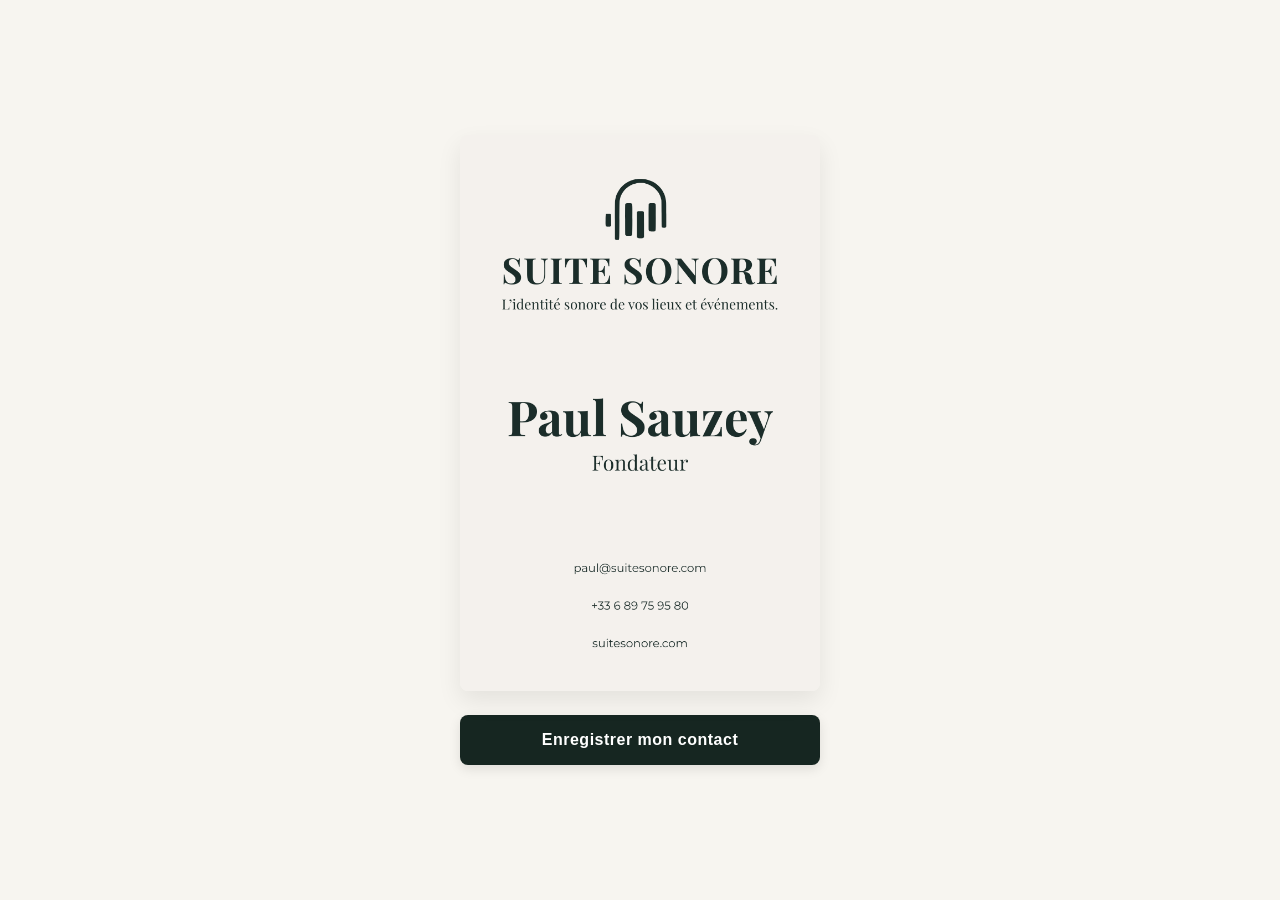
<file: contact/index.html>
<!DOCTYPE html>
<html lang="fr">
<head>
    <meta charset="UTF-8">
    <meta name="viewport" content="width=device-width, initial-scale=1.0">
    <title>Paul Sauzey | Suite Sonore</title>
    <style>
        body {
            margin: 0;
            padding: 0;
            background-color: #f7f5f0;
            display: flex;
            flex-direction: column;
            justify-content: center;
            align-items: center;
            min-height: 100vh;
            font-family: -apple-system, BlinkMacSystemFont, "Segoe UI", Roboto, sans-serif;
        }
        .container {
            width: 100%;
            max-width: 400px;
            text-align: center;
            box-sizing: border-box;
            padding: 20px;
        }
        .card-img {
            width: 100%;
            height: auto;
            border-radius: 8px;
            box-shadow: 0 10px 25px rgba(0,0,0,0.08);
            margin-bottom: 20px;
        }
        .btn-vcf {
            display: block;
            width: 100%;
            padding: 16px;
            background-color: #162621;
            color: #ffffff;
            border-radius: 8px;
            text-decoration: none;
            font-weight: 600;
            font-size: 16px;
            letter-spacing: 0.5px;
            box-sizing: border-box;
            box-shadow: 0 4px 12px rgba(0,0,0,0.1);
            text-align: center;
        }
    </style>
</head>
<body>

    <div class="container">
        <img src="carte.png" alt="Paul Sauzey - Suite Sonore" class="card-img">
        <a href="#" id="vcf-link" class="btn-vcf">Enregistrer mon contact</a>
    </div>

    <script>
        const vcardData = 
`BEGIN:VCARD
VERSION:3.0
N:Sauzey;Paul;;;
FN:Paul Sauzey
TITLE:Fondateur - Suite Sonore
TEL:+33689759580
EMAIL:paul@suitesonore.com
URL:https://suitesonore.com
END:VCARD`;

        const blob = new Blob([vcardData], { type: 'text/vcard;charset=utf-8' });
        const url = URL.createObjectURL(blob);
        
        const link = document.getElementById('vcf-link');
        link.href = url;
        link.download = 'paul-sauzey-suite-sonore.vcf';
    </script>

</body>
</html>
</file>
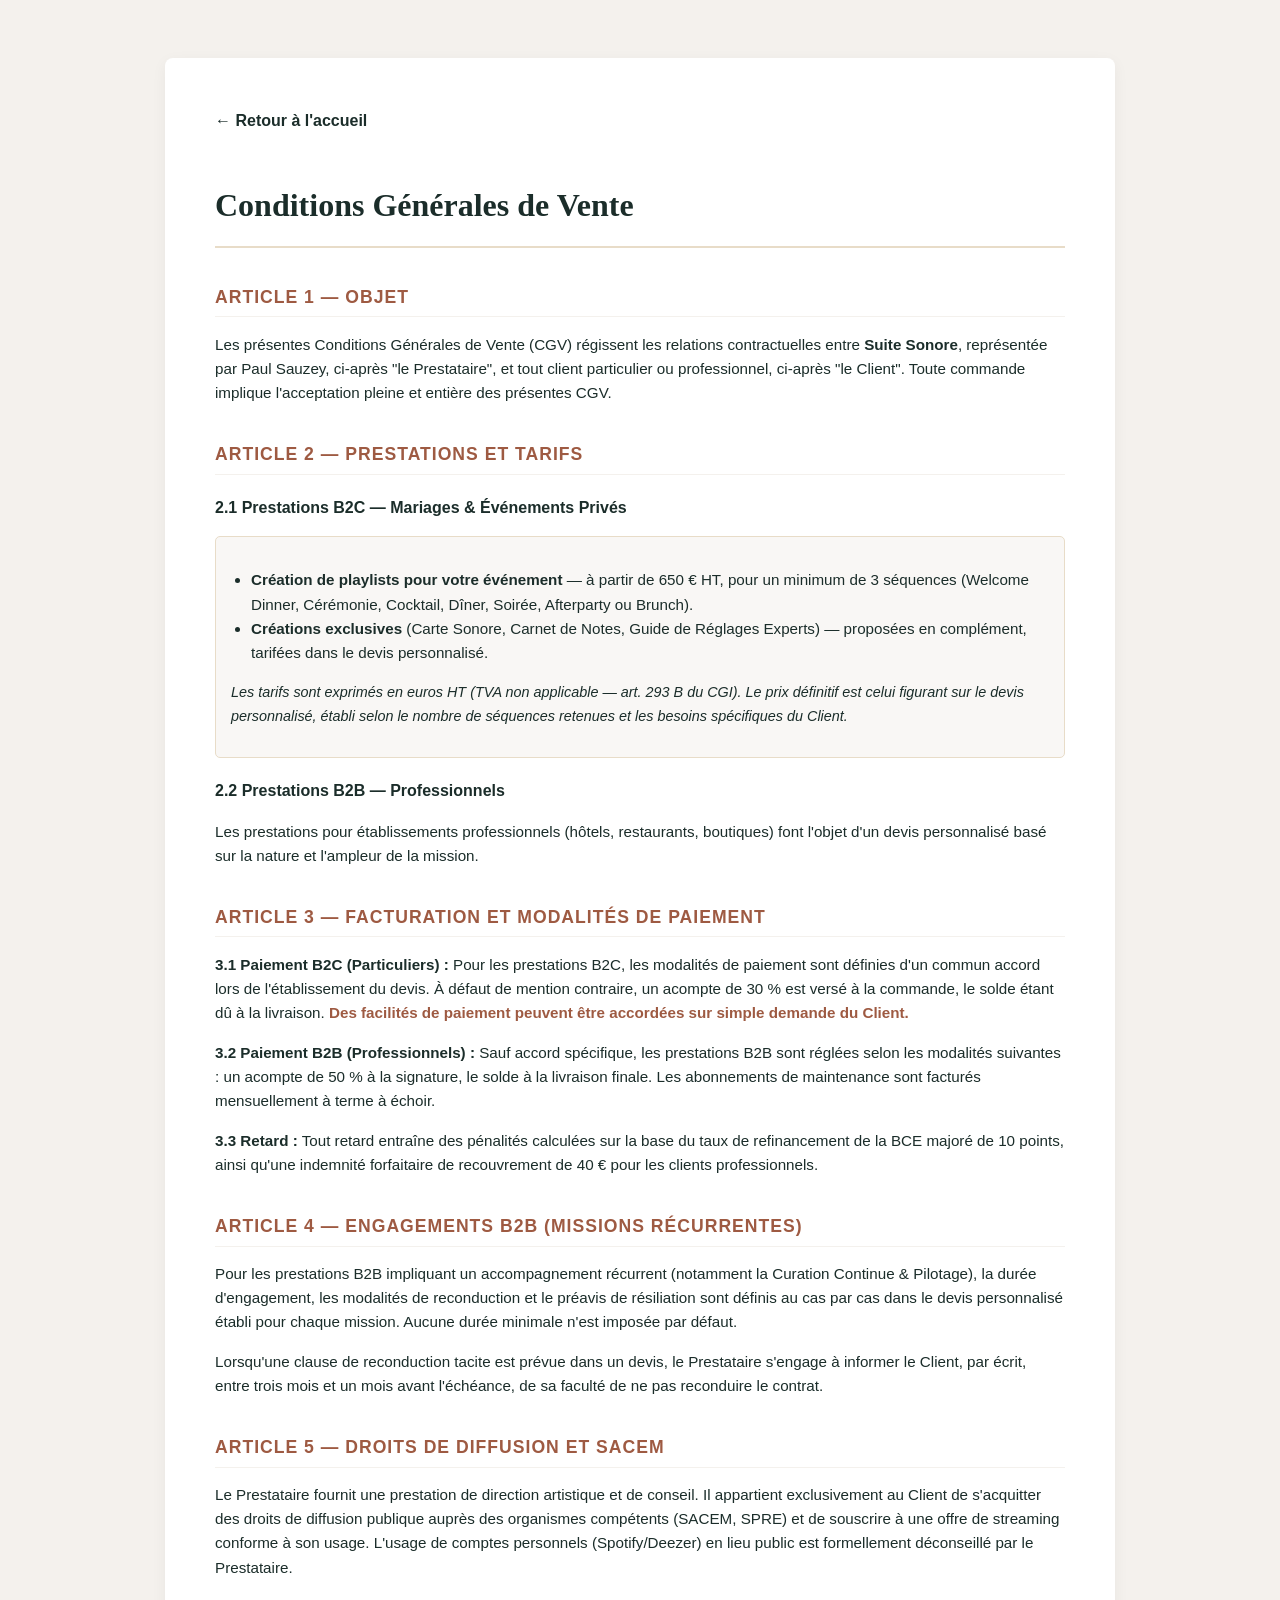
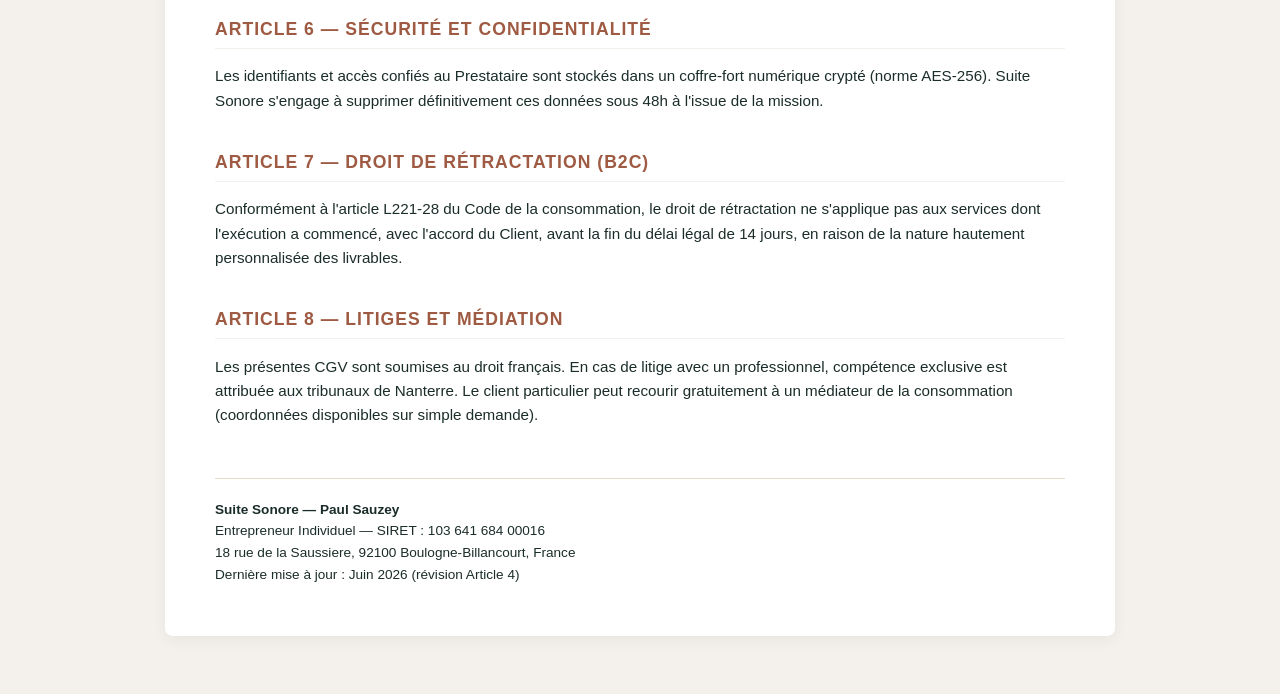
<file: cgv.html>
<!DOCTYPE html>
<html lang="fr">
<head>
    <meta charset="UTF-8">
    <meta name="viewport" content="width=device-width, initial-scale=1.0">
    <title>CGV - Suite Sonore</title>
    <style>
        body { background-color: #F4F1ED; color: #1B2D2A; font-family: 'Montserrat', sans-serif; line-height: 1.6; padding: 50px 20px; }
        .container { max-width: 850px; margin: 0 auto; background: white; padding: 50px; border-radius: 8px; box-shadow: 0 4px 15px rgba(0,0,0,0.05); }
        h1 { font-family: 'Playfair Display', serif; color: #1B2D2A; border-bottom: 2px solid #E8DCC8; padding-bottom: 15px; margin-bottom: 30px; }
        h2 { color: #9E5A42; font-size: 1.1em; margin-top: 35px; text-transform: uppercase; letter-spacing: 1px; border-bottom: 1px solid #F4F1ED; padding-bottom: 5px; }
        h3 { font-size: 1em; margin-top: 20px; color: #1B2D2A; }
        p, li { font-size: 0.95em; }
        ul { padding-left: 20px; }
        .back-link { display: inline-block; margin-bottom: 25px; text-decoration: none; font-weight: bold; color: #1B2D2A; }
        .price-list { background: #F9F7F5; padding: 15px; border-radius: 5px; border: 1px solid #E8DCC8; margin: 10px 0; }
        .highlight { color: #9E5A42; font-weight: 600; }
        footer { margin-top: 50px; font-size: 0.85em; border-top: 1px solid #E8DCC8; padding-top: 20px; }
    </style>
</head>
<body>
    <div class="container">
        <a href="index.html" class="back-link">← Retour à l'accueil</a>
        <h1>Conditions Générales de Vente</h1>

        <h2>Article 1 — Objet</h2>
        <p>Les présentes Conditions Générales de Vente (CGV) régissent les relations contractuelles entre <strong>Suite Sonore</strong>, représentée par Paul Sauzey, ci-après "le Prestataire", et tout client particulier ou professionnel, ci-après "le Client". Toute commande implique l'acceptation pleine et entière des présentes CGV.</p>

        <h2>Article 2 — Prestations et Tarifs</h2>
        <h3>2.1 Prestations B2C — Mariages & Événements Privés</h3>
        <div class="price-list">
            <ul>
                <li><strong>Création de playlists pour votre événement</strong> — à partir de 650 € HT, pour un minimum de 3 séquences (Welcome Dinner, Cérémonie, Cocktail, Dîner, Soirée, Afterparty ou Brunch).</li>
                <li><strong>Créations exclusives</strong> (Carte Sonore, Carnet de Notes, Guide de Réglages Experts) — proposées en complément, tarifées dans le devis personnalisé.</li>
            </ul>
            <p style="margin-top:10px; font-style: italic; font-size: 0.9em;">
                Les tarifs sont exprimés en euros HT (TVA non applicable — art. 293 B du CGI). Le prix définitif est celui figurant sur le devis personnalisé, établi selon le nombre de séquences retenues et les besoins spécifiques du Client.
            </p>
        </div>

        <h3>2.2 Prestations B2B — Professionnels</h3>
        <p>Les prestations pour établissements professionnels (hôtels, restaurants, boutiques) font l'objet d'un devis personnalisé basé sur la nature et l'ampleur de la mission.</p>

        <h2>Article 3 — Facturation et Modalités de paiement</h2>
        <p><strong>3.1 Paiement B2C (Particuliers) :</strong> Pour les prestations B2C, les modalités de paiement sont définies d'un commun accord lors de l'établissement du devis. À défaut de mention contraire, un acompte de 30 % est versé à la commande, le solde étant dû à la livraison. <span class="highlight">Des facilités de paiement peuvent être accordées sur simple demande du Client.</span></p>
        
        <p><strong>3.2 Paiement B2B (Professionnels) :</strong> Sauf accord spécifique, les prestations B2B sont réglées selon les modalités suivantes : un acompte de 50 % à la signature, le solde à la livraison finale. Les abonnements de maintenance sont facturés mensuellement à terme à échoir.</p>
        
        <p><strong>3.3 Retard :</strong> Tout retard entraîne des pénalités calculées sur la base du taux de refinancement de la BCE majoré de 10 points, ainsi qu'une indemnité forfaitaire de recouvrement de 40 € pour les clients professionnels.</p>

        <h2>Article 4 — Engagements B2B (Missions récurrentes)</h2>
        <p>Pour les prestations B2B impliquant un accompagnement récurrent (notamment la Curation Continue &amp; Pilotage), la durée d'engagement, les modalités de reconduction et le préavis de résiliation sont définis au cas par cas dans le devis personnalisé établi pour chaque mission. Aucune durée minimale n'est imposée par défaut.</p>
        <p>Lorsqu'une clause de reconduction tacite est prévue dans un devis, le Prestataire s'engage à informer le Client, par écrit, entre trois mois et un mois avant l'échéance, de sa faculté de ne pas reconduire le contrat.</p>

        <h2>Article 5 — Droits de diffusion et SACEM</h2>
        <p>Le Prestataire fournit une prestation de direction artistique et de conseil. Il appartient exclusivement au Client de s'acquitter des droits de diffusion publique auprès des organismes compétents (SACEM, SPRE) et de souscrire à une offre de streaming conforme à son usage. L'usage de comptes personnels (Spotify/Deezer) en lieu public est formellement déconseillé par le Prestataire.</p>

        <h2>Article 6 — Sécurité et Confidentialité</h2>
        <p>Les identifiants et accès confiés au Prestataire sont stockés dans un coffre-fort numérique crypté (norme AES-256). Suite Sonore s'engage à supprimer définitivement ces données sous 48h à l'issue de la mission.</p>

        <h2>Article 7 — Droit de Rétractation (B2C)</h2>
        <p>Conformément à l'article L221-28 du Code de la consommation, le droit de rétractation ne s'applique pas aux services dont l'exécution a commencé, avec l'accord du Client, avant la fin du délai légal de 14 jours, en raison de la nature hautement personnalisée des livrables.</p>

        <h2>Article 8 — Litiges et Médiation</h2>
        <p>Les présentes CGV sont soumises au droit français. En cas de litige avec un professionnel, compétence exclusive est attribuée aux tribunaux de Nanterre. Le client particulier peut recourir gratuitement à un médiateur de la consommation (coordonnées disponibles sur simple demande).</p>

        <footer>
            <strong>Suite Sonore — Paul Sauzey</strong><br>
            Entrepreneur Individuel — SIRET : 103 641 684 00016<br>
            18 rue de la Saussiere, 92100 Boulogne-Billancourt, France<br>
            Dernière mise à jour : Juin 2026 (révision Article 4)
        </footer>
    </div>
</body>
</html>
</file>
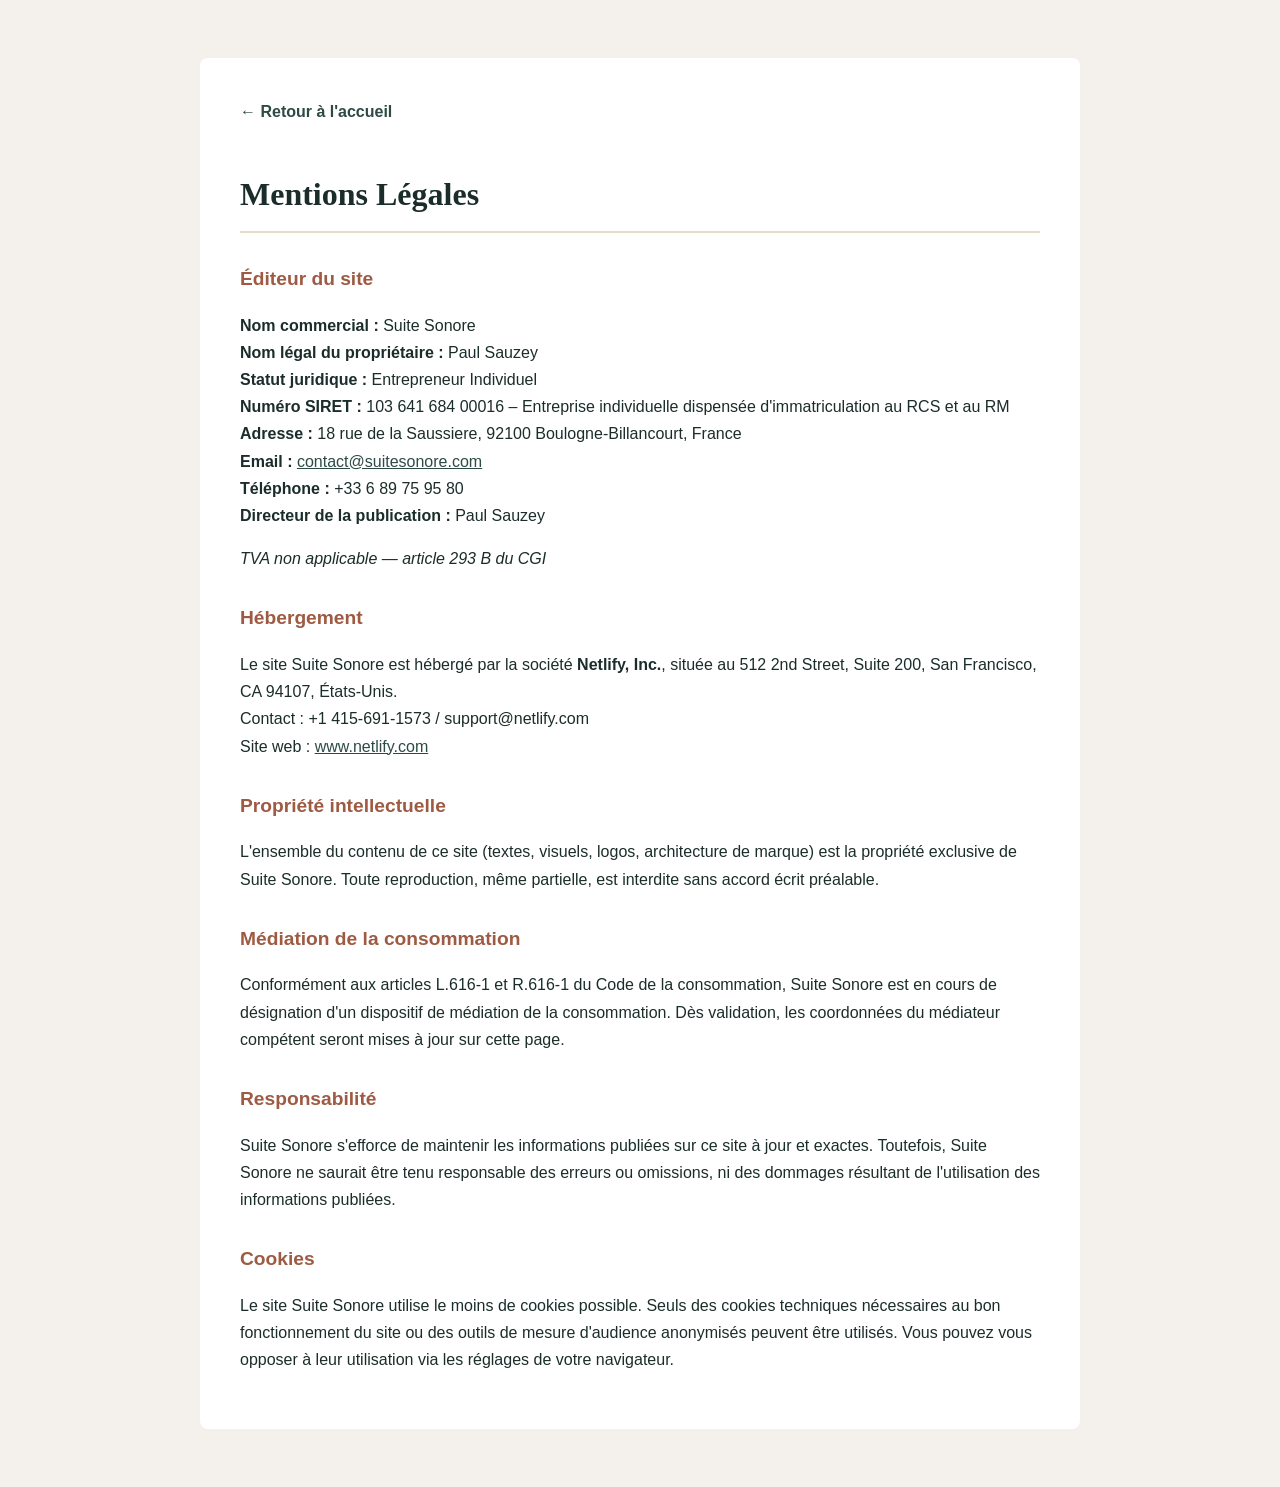
<file: mentions-legales.html>
<!DOCTYPE html>
<html lang="fr">
<head>
    <meta charset="UTF-8">
    <meta name="viewport" content="width=device-width, initial-scale=1.0">
    <title>Mentions Légales - Suite Sonore</title>
    <style>
        body {
            background-color: #F4F1ED; /* Ton crème */
            color: #1B2D2A; /* Ton vert foncé */
            font-family: 'Montserrat', sans-serif;
            line-height: 1.7;
            padding: 50px 20px;
        }
        .container {
            max-width: 800px;
            margin: 0 auto;
            background: white;
            padding: 40px;
            border-radius: 8px;
        }
        h1 { font-family: 'Playfair Display', serif; color: #1B2D2A; border-bottom: 2px solid #E8DCC8; padding-bottom: 10px; }
        h2 { color: #9E5A42; font-size: 1.2em; margin-top: 30px; }
        a { color: #2D4A45; text-decoration: underline; }
        .back-link { display: inline-block; margin-bottom: 20px; text-decoration: none; font-weight: bold; }
    </style>
</head>
<body>
    <div class="container">
        <a href="index.html" class="back-link">← Retour à l'accueil</a>
        <h1>Mentions Légales</h1>

        <h2>Éditeur du site</h2>
        <p><strong>Nom commercial :</strong> Suite Sonore<br>
        <strong>Nom légal du propriétaire :</strong> Paul Sauzey<br>
        <strong>Statut juridique :</strong> Entrepreneur Individuel<br>
        <strong>Numéro SIRET :</strong> 103 641 684 00016 – Entreprise individuelle dispensée d'immatriculation au RCS et au RM<br>
        <strong>Adresse :</strong> 18 rue de la Saussiere, 92100 Boulogne-Billancourt, France<br>
        <strong>Email :</strong> <a href="mailto:contact@suitesonore.com">contact@suitesonore.com</a><br>
        <strong>Téléphone :</strong> +33 6 89 75 95 80<br>
        <strong>Directeur de la publication :</strong> Paul Sauzey</p>
        <p><em>TVA non applicable — article 293 B du CGI</em></p>

        <h2>Hébergement</h2>
        <p>Le site Suite Sonore est hébergé par la société <strong>Netlify, Inc.</strong>, située au 512 2nd Street, Suite 200, San Francisco, CA 94107, États-Unis.<br>
        Contact : +1 415-691-1573 / support@netlify.com<br>
        Site web : <a href="https://www.netlify.com" target="_blank">www.netlify.com</a></p>

        <h2>Propriété intellectuelle</h2>
        <p>L'ensemble du contenu de ce site (textes, visuels, logos, architecture de marque) est la propriété exclusive de Suite Sonore. Toute reproduction, même partielle, est interdite sans accord écrit préalable.</p>

        <h2>Médiation de la consommation</h2>
        <p>Conformément aux articles L.616-1 et R.616-1 du Code de la consommation, Suite Sonore est en cours de désignation d'un dispositif de médiation de la consommation. Dès validation, les coordonnées du médiateur compétent seront mises à jour sur cette page.</p>

        <h2>Responsabilité</h2>
        <p>Suite Sonore s'efforce de maintenir les informations publiées sur ce site à jour et exactes. Toutefois, Suite Sonore ne saurait être tenu responsable des erreurs ou omissions, ni des dommages résultant de l'utilisation des informations publiées.</p>

        <h2>Cookies</h2>
        <p>Le site Suite Sonore utilise le moins de cookies possible. Seuls des cookies techniques nécessaires au bon fonctionnement du site ou des outils de mesure d'audience anonymisés peuvent être utilisés. Vous pouvez vous opposer à leur utilisation via les réglages de votre navigateur.</p>
    </div>
</body>
</html>
</file>
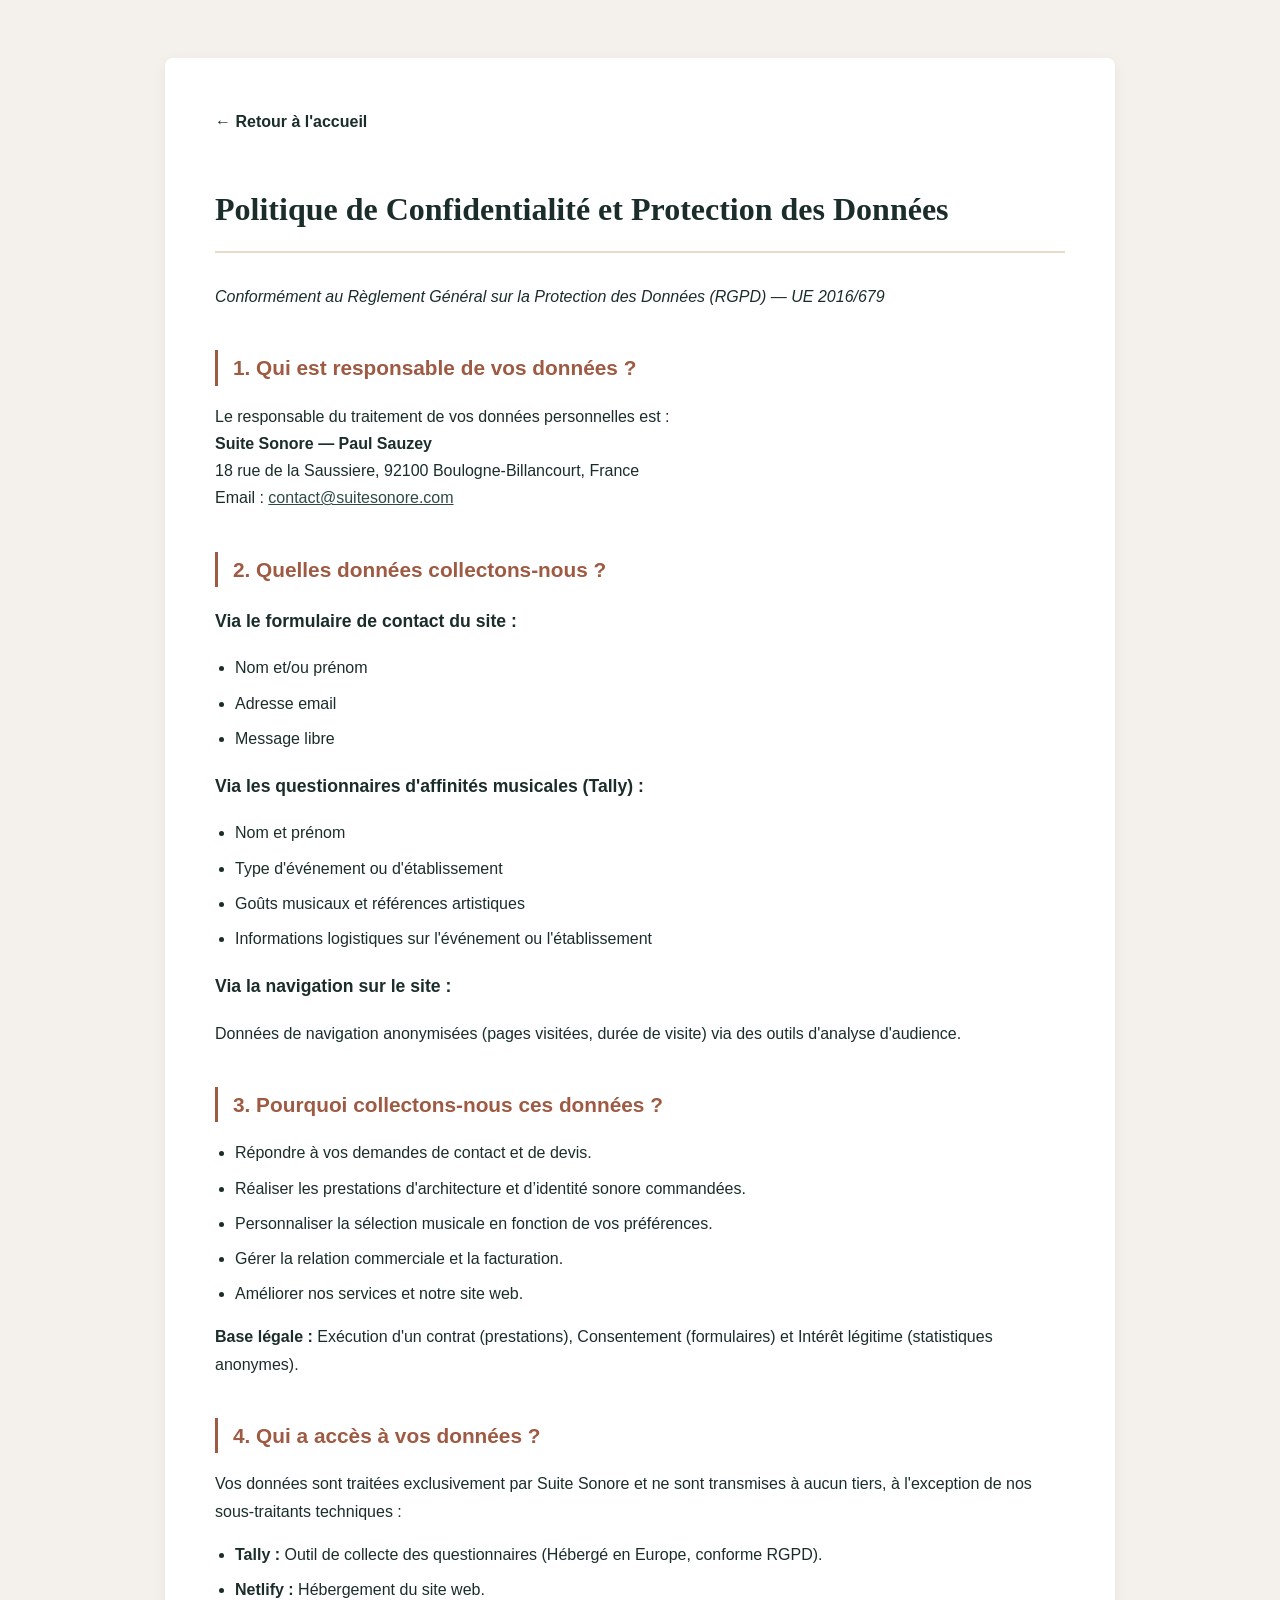
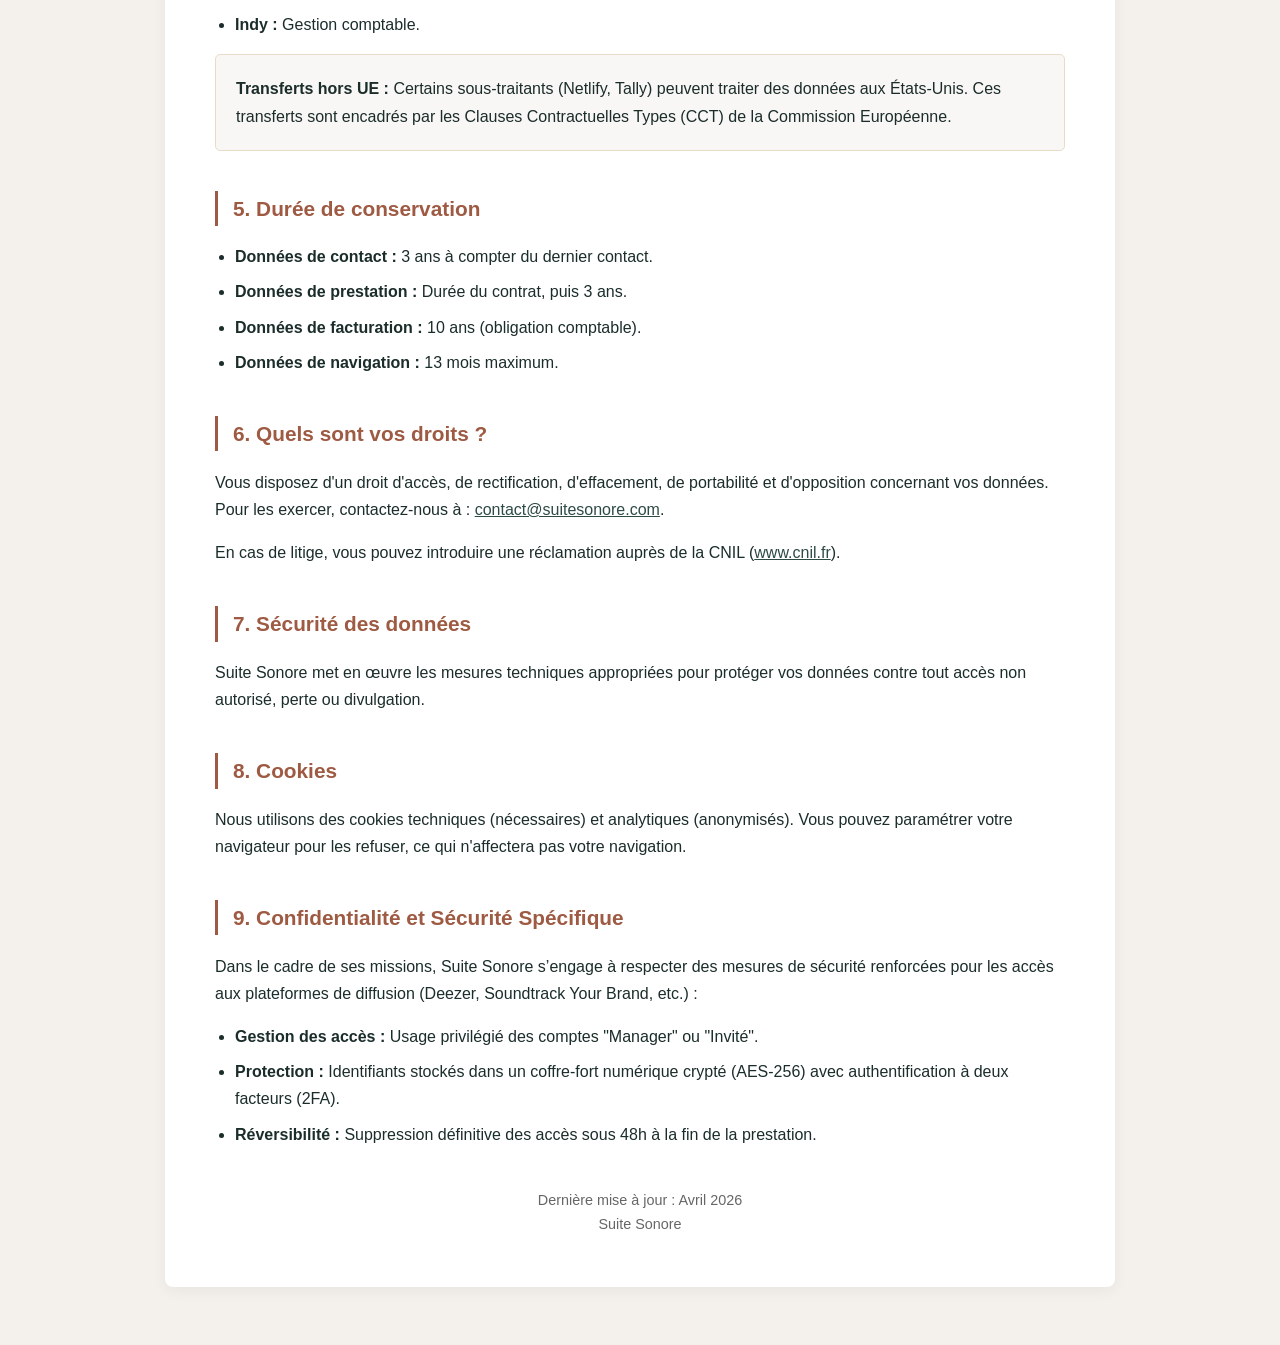
<file: politique-confidentialite.html>
<!DOCTYPE html>
<html lang="fr">
<head>
    <meta charset="UTF-8">
    <meta name="viewport" content="width=device-width, initial-scale=1.0">
    <title>Politique de Confidentialité - Suite Sonore</title>
    <style>
        body {
            background-color: #F4F1ED; /* Ton crème */
            color: #1B2D2A; /* Ton vert foncé */
            font-family: 'Montserrat', sans-serif;
            line-height: 1.7;
            padding: 50px 20px;
        }
        .container {
            max-width: 850px;
            margin: 0 auto;
            background: white;
            padding: 50px;
            border-radius: 8px;
            box-shadow: 0 4px 15px rgba(0,0,0,0.05);
        }
        h1 { font-family: 'Playfair Display', serif; color: #1B2D2A; border-bottom: 2px solid #E8DCC8; padding-bottom: 15px; margin-bottom: 30px; }
        h2 { color: #9E5A42; font-size: 1.3em; margin-top: 40px; border-left: 3px solid #9E5A42; padding-left: 15px; }
        h3 { color: #1B2D2A; font-size: 1.1em; margin-top: 20px; }
        ul { padding-left: 20px; }
        li { margin-bottom: 8px; }
        a { color: #2D4A45; text-decoration: underline; }
        .back-link { display: inline-block; margin-bottom: 25px; text-decoration: none; font-weight: bold; color: #1B2D2A; }
        .highlight-box { 
            background-color: #F9F7F5; 
            padding: 20px; 
            border-radius: 5px; 
            border: 1px solid #E8DCC8;
            margin-top: 10px;
        }
        footer { margin-top: 40px; font-size: 0.9em; color: #666; text-align: center; }
    </style>
</head>
<body>
    <div class="container">
        <a href="index.html" class="back-link">← Retour à l'accueil</a>
        <h1>Politique de Confidentialité et Protection des Données</h1>
        
        <p><em>Conformément au Règlement Général sur la Protection des Données (RGPD) — UE 2016/679</em></p>

        <h2>1. Qui est responsable de vos données ?</h2>
        <p>Le responsable du traitement de vos données personnelles est :<br>
        <strong>Suite Sonore — Paul Sauzey</strong><br>
        18 rue de la Saussiere, 92100 Boulogne-Billancourt, France<br>
        Email : <a href="mailto:contact@suitesonore.com">contact@suitesonore.com</a></p>

        <h2>2. Quelles données collectons-nous ?</h2>
        <h3>Via le formulaire de contact du site :</h3>
        <ul>
            <li>Nom et/ou prénom</li>
            <li>Adresse email</li>
            <li>Message libre</li>
        </ul>
        <h3>Via les questionnaires d'affinités musicales (Tally) :</h3>
        <ul>
            <li>Nom et prénom</li>
            <li>Type d'événement ou d'établissement</li>
            <li>Goûts musicaux et références artistiques</li>
            <li>Informations logistiques sur l'événement ou l'établissement</li>
        </ul>
        <h3>Via la navigation sur le site :</h3>
        <p>Données de navigation anonymisées (pages visitées, durée de visite) via des outils d'analyse d'audience.</p>

        <h2>3. Pourquoi collectons-nous ces données ?</h2>
        <ul>
            <li>Répondre à vos demandes de contact et de devis.</li>
            <li>Réaliser les prestations d'architecture et d’identité sonore commandées.</li>
            <li>Personnaliser la sélection musicale en fonction de vos préférences.</li>
            <li>Gérer la relation commerciale et la facturation.</li>
            <li>Améliorer nos services et notre site web.</li>
        </ul>
        <p><strong>Base légale :</strong> Exécution d'un contrat (prestations), Consentement (formulaires) et Intérêt légitime (statistiques anonymes).</p>

        <h2>4. Qui a accès à vos données ?</h2>
        <p>Vos données sont traitées exclusivement par Suite Sonore et ne sont transmises à aucun tiers, à l'exception de nos sous-traitants techniques :</p>
        <ul>
            <li><strong>Tally :</strong> Outil de collecte des questionnaires (Hébergé en Europe, conforme RGPD).</li>
            <li><strong>Netlify :</strong> Hébergement du site web.</li>
            <li><strong>Indy :</strong> Gestion comptable.</li>
        </ul>
        <div class="highlight-box">
            <strong>Transferts hors UE :</strong> Certains sous-traitants (Netlify, Tally) peuvent traiter des données aux États-Unis. Ces transferts sont encadrés par les Clauses Contractuelles Types (CCT) de la Commission Européenne.
        </div>

        <h2>5. Durée de conservation</h2>
        <ul>
            <li><strong>Données de contact :</strong> 3 ans à compter du dernier contact.</li>
            <li><strong>Données de prestation :</strong> Durée du contrat, puis 3 ans.</li>
            <li><strong>Données de facturation :</strong> 10 ans (obligation comptable).</li>
            <li><strong>Données de navigation :</strong> 13 mois maximum.</li>
        </ul>

        <h2>6. Quels sont vos droits ?</h2>
        <p>Vous disposez d'un droit d'accès, de rectification, d'effacement, de portabilité et d'opposition concernant vos données. Pour les exercer, contactez-nous à : <a href="mailto:contact@suitesonore.com">contact@suitesonore.com</a>.</p>
        <p>En cas de litige, vous pouvez introduire une réclamation auprès de la CNIL (<a href="https://www.cnil.fr" target="_blank">www.cnil.fr</a>).</p>

        <h2>7. Sécurité des données</h2>
        <p>Suite Sonore met en œuvre les mesures techniques appropriées pour protéger vos données contre tout accès non autorisé, perte ou divulgation.</p>

        <h2>8. Cookies</h2>
        <p>Nous utilisons des cookies techniques (nécessaires) et analytiques (anonymisés). Vous pouvez paramétrer votre navigateur pour les refuser, ce qui n'affectera pas votre navigation.</p>

        <h2>9. Confidentialité et Sécurité Spécifique</h2>
        <p>Dans le cadre de ses missions, Suite Sonore s’engage à respecter des mesures de sécurité renforcées pour les accès aux plateformes de diffusion (Deezer, Soundtrack Your Brand, etc.) :</p>
        <ul>
            <li><strong>Gestion des accès :</strong> Usage privilégié des comptes "Manager" ou "Invité".</li>
            <li><strong>Protection :</strong> Identifiants stockés dans un coffre-fort numérique crypté (AES-256) avec authentification à deux facteurs (2FA).</li>
            <li><strong>Réversibilité :</strong> Suppression définitive des accès sous 48h à la fin de la prestation.</li>
        </ul>

        <footer>
            Dernière mise à jour : Avril 2026<br>
            Suite Sonore
        </footer>
    </div>
</body>
</html>
</file>
